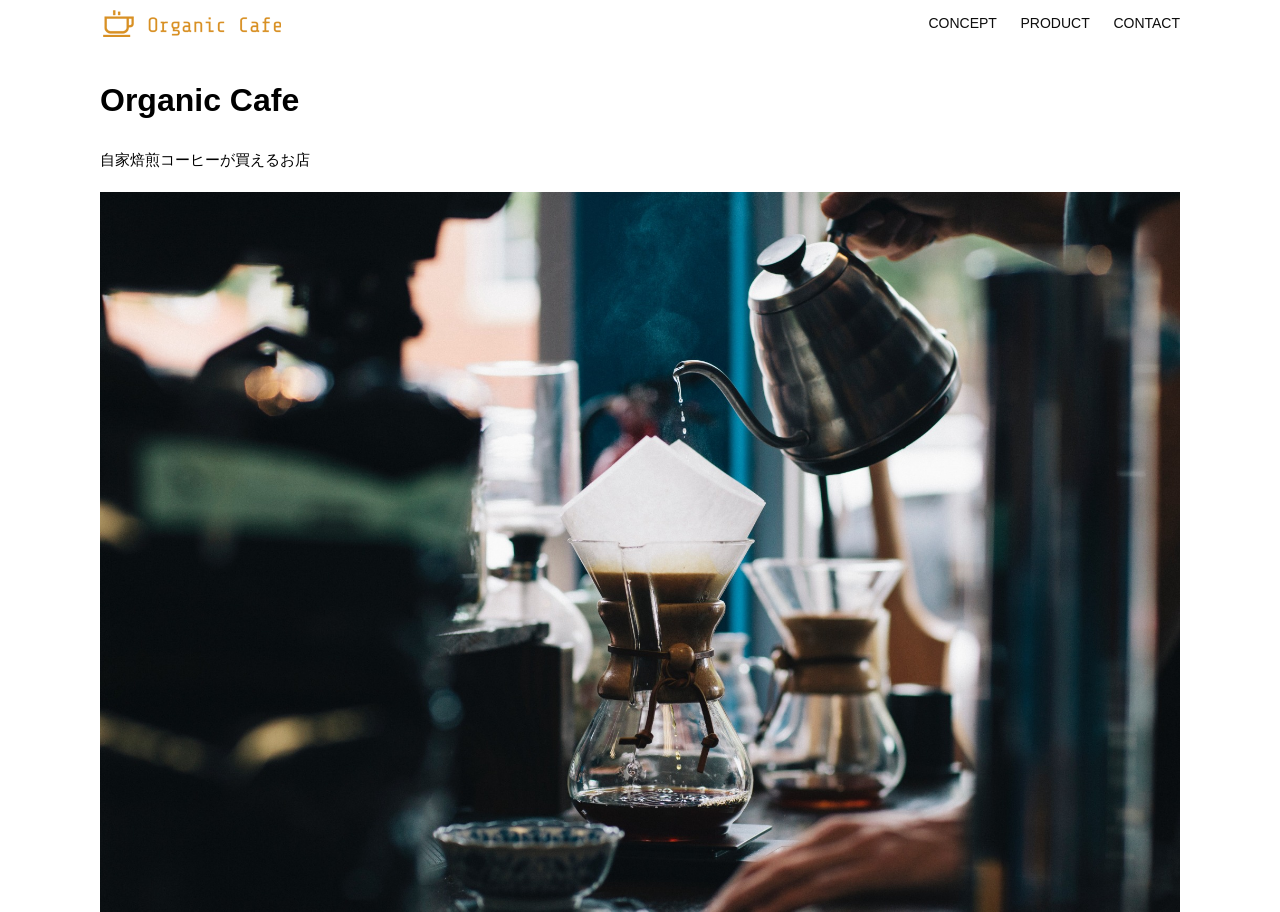
<file: kadai_013/index.html>
<!DOCTYPE html>
<html lang="ja">
<head>
  <meta charset="UTF-8">
  <meta name="viewport" content="width=device-width, initial-scale=1.0">
  <title>Organic Cafe</title>
  <link rel="stylesheet" href="style.css">
</head>
<body>
  <header class="site-header">
    <a class="site-logo" href="index.html">
      <img src="images/logo.png" alt="Organic Cafe">
    </a>

    <nav id="nav-pc">
      <a href="index.html#concept">CONCEPT</a>
      <a href="index.html#product">PRODUCT</a>
      <a href="index.html#contact">CONTACT</a>
    </nav>

    <img
      id="menu-sp"
      src="images/button-menu.png"
      alt="ナビゲーションを開く"
      onclick="document.getElementById('nav-sp').style.display = 'block'"
    >

    <nav id="nav-sp">
      <ul>
        <li>
          <img
            id="close"
            src="images/button-close.png"
            alt="ナビゲーションを閉じる"
            onclick="document.getElementById('nav-sp').style.display = 'none'"
          >
        </li>

        <li>
          <a
            id="logo-sp"
            href="index.html"
            onclick="document.getElementById('nav-sp').style.display = 'none'"
          >
            <img src="images/logo-sp.png" alt="トップページに戻る">
          </a>
        </li>

        <li>
          <a
            class="menu"
            href="index.html#concept"
            onclick="document.getElementById('nav-sp').style.display = 'none'"
          >CONCEPT</a>
        </li>

        <li>
          <a
            class="menu"
            href="index.html#product"
            onclick="document.getElementById('nav-sp').style.display = 'none'"
          >PRODUCT</a>
        </li>

        <li>
          <a
            class="menu"
            href="index.html#contact"
            onclick="document.getElementById('nav-sp').style.display = 'none'"
          >CONTACT</a>
        </li>
      </ul>
    </nav>
  </header>

  <main>
    <section class="hero" id="concept">
      <div class="hero-copy">
        <h1>Organic Cafe</h1>
        <p>自家焙煎コーヒーが買えるお店</p>
      </div>
      <img class="hero-image" src="images/main-image.jpg" alt="ハンドドリップでコーヒーを淹れている様子">
    </section>
  </main>
</body>
</html>
</file>
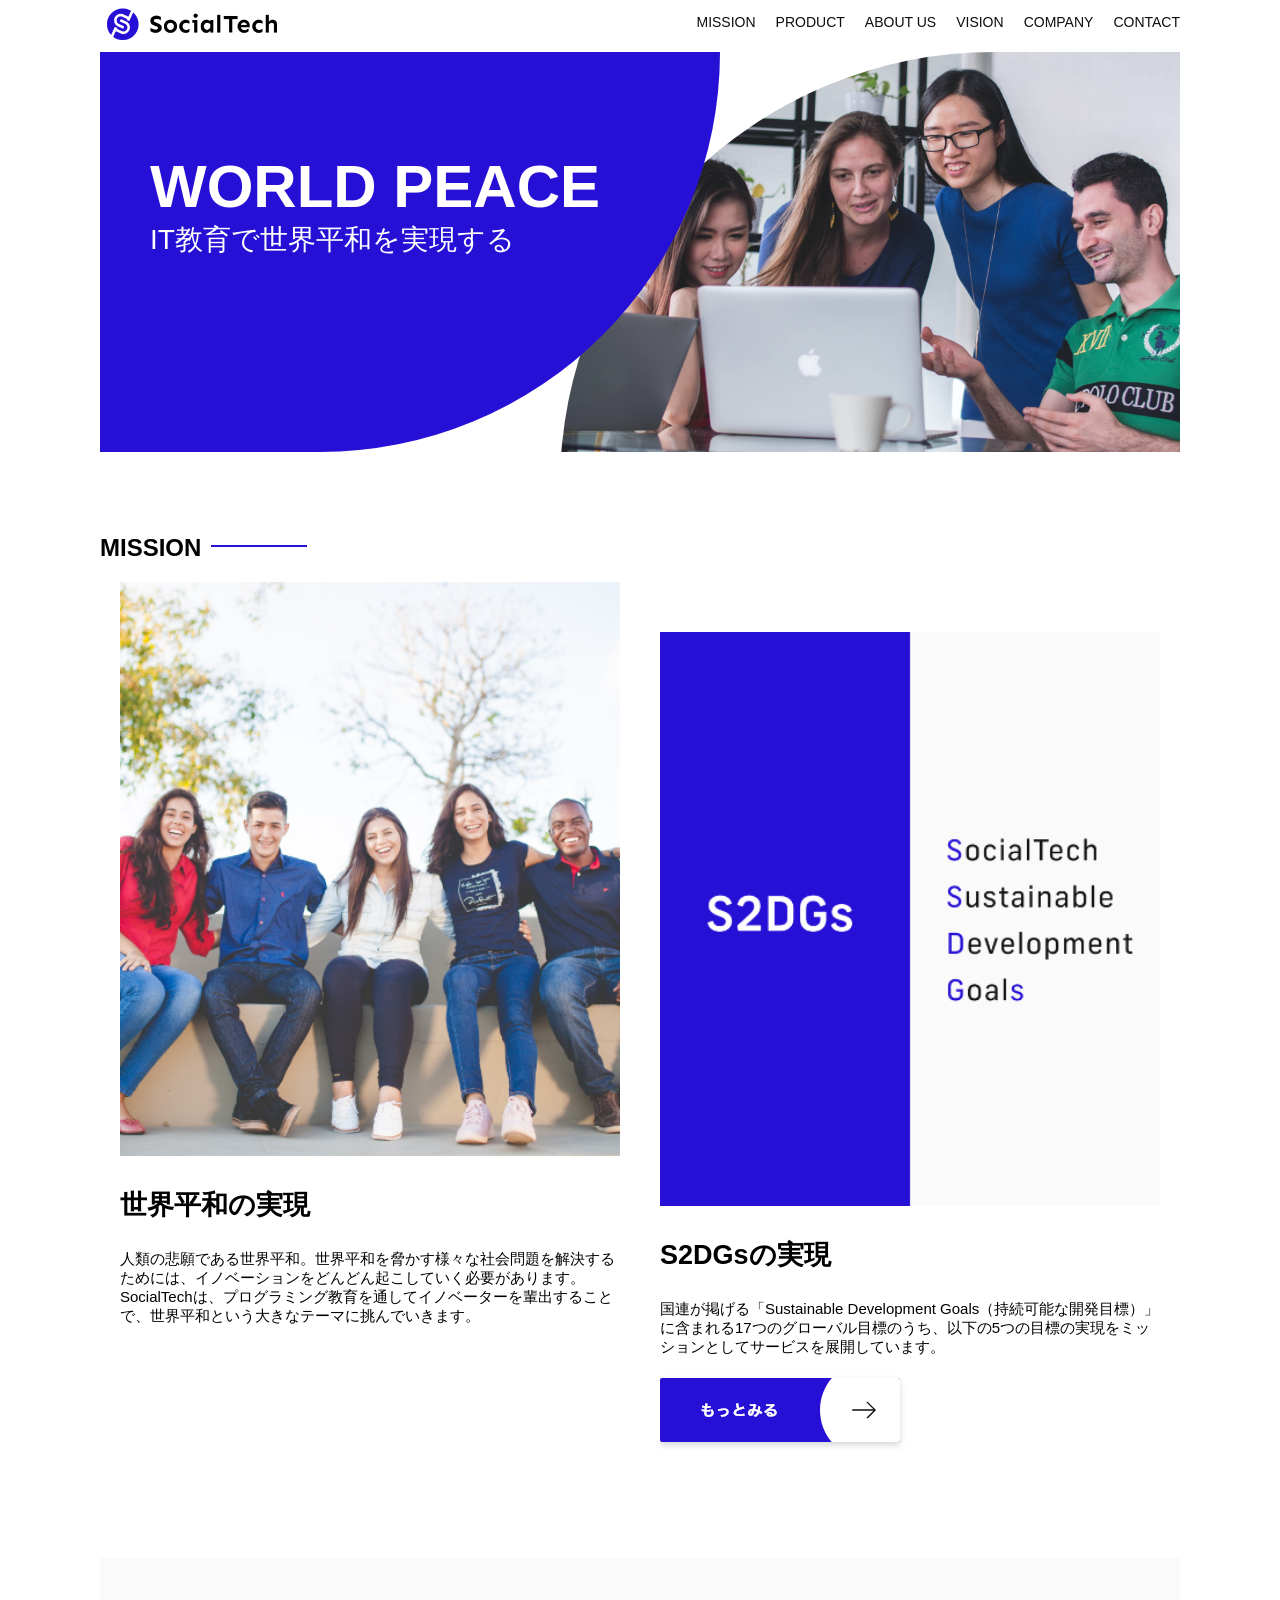
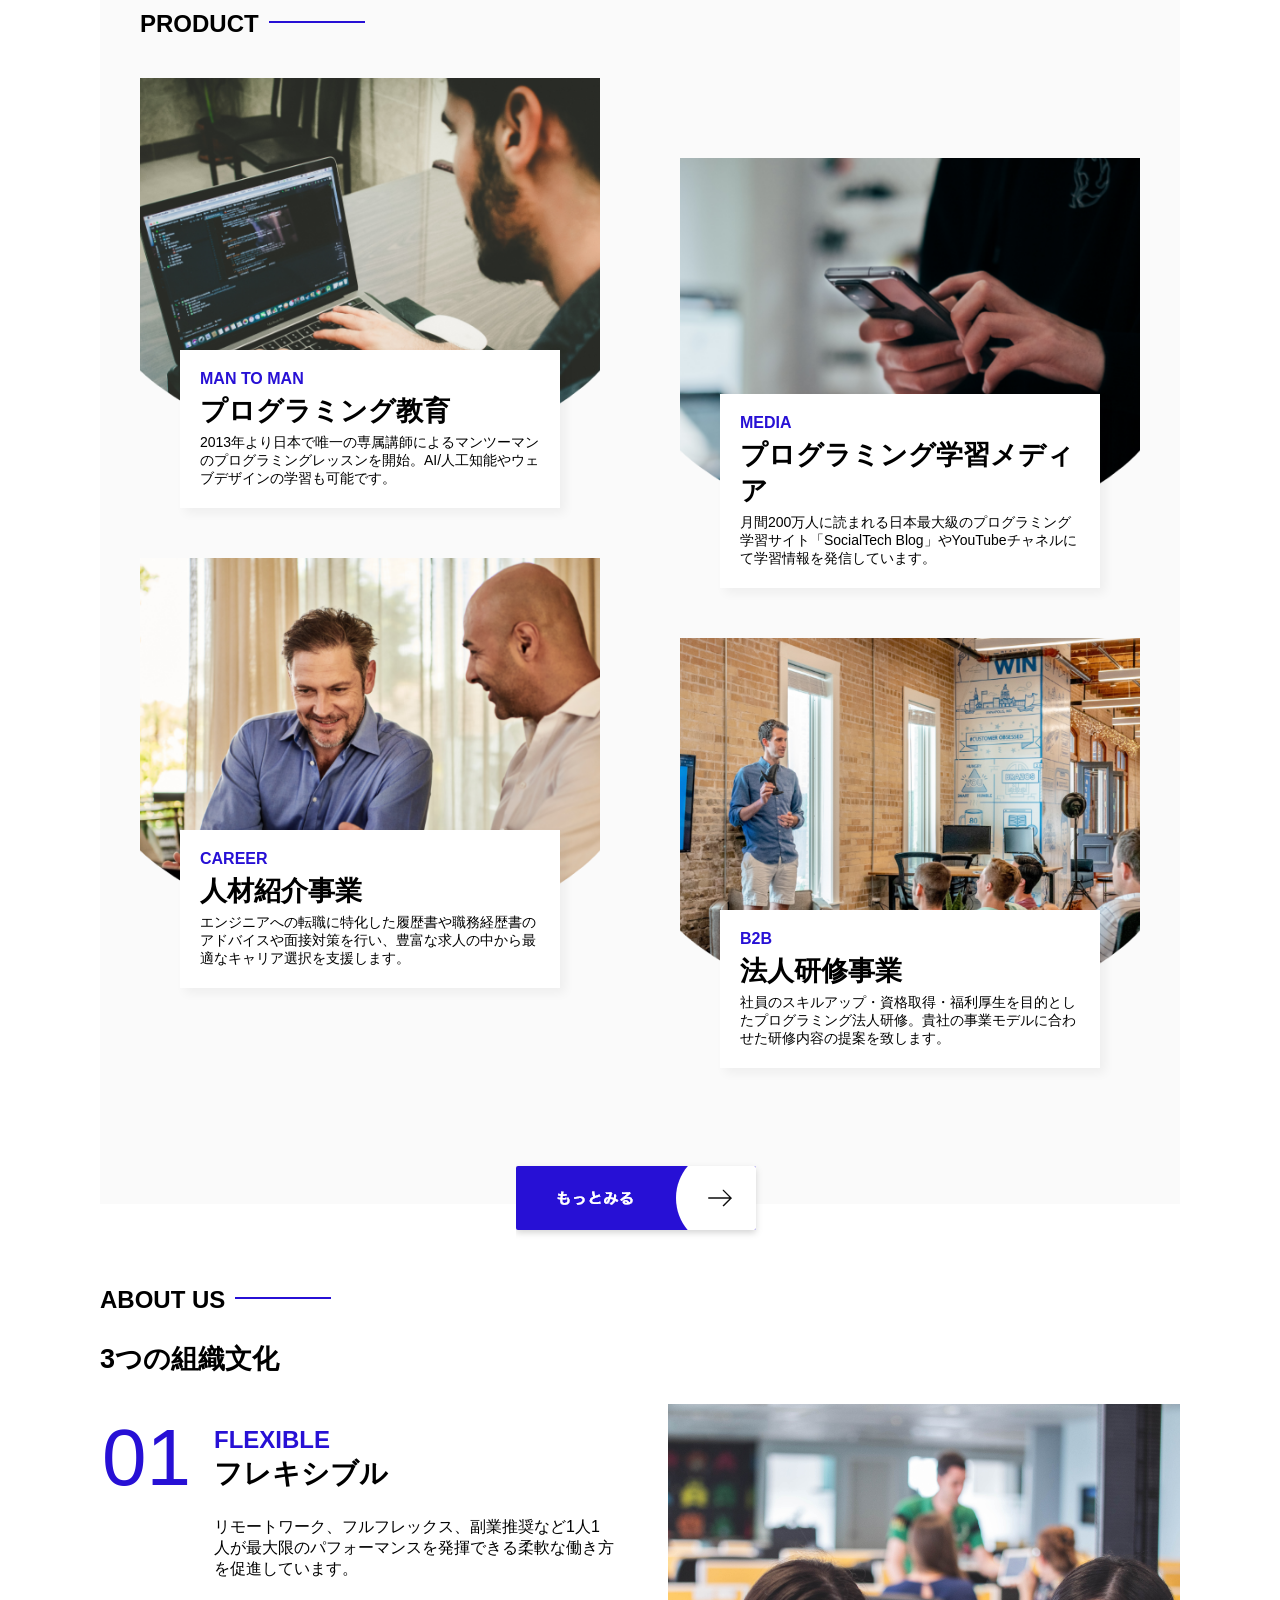
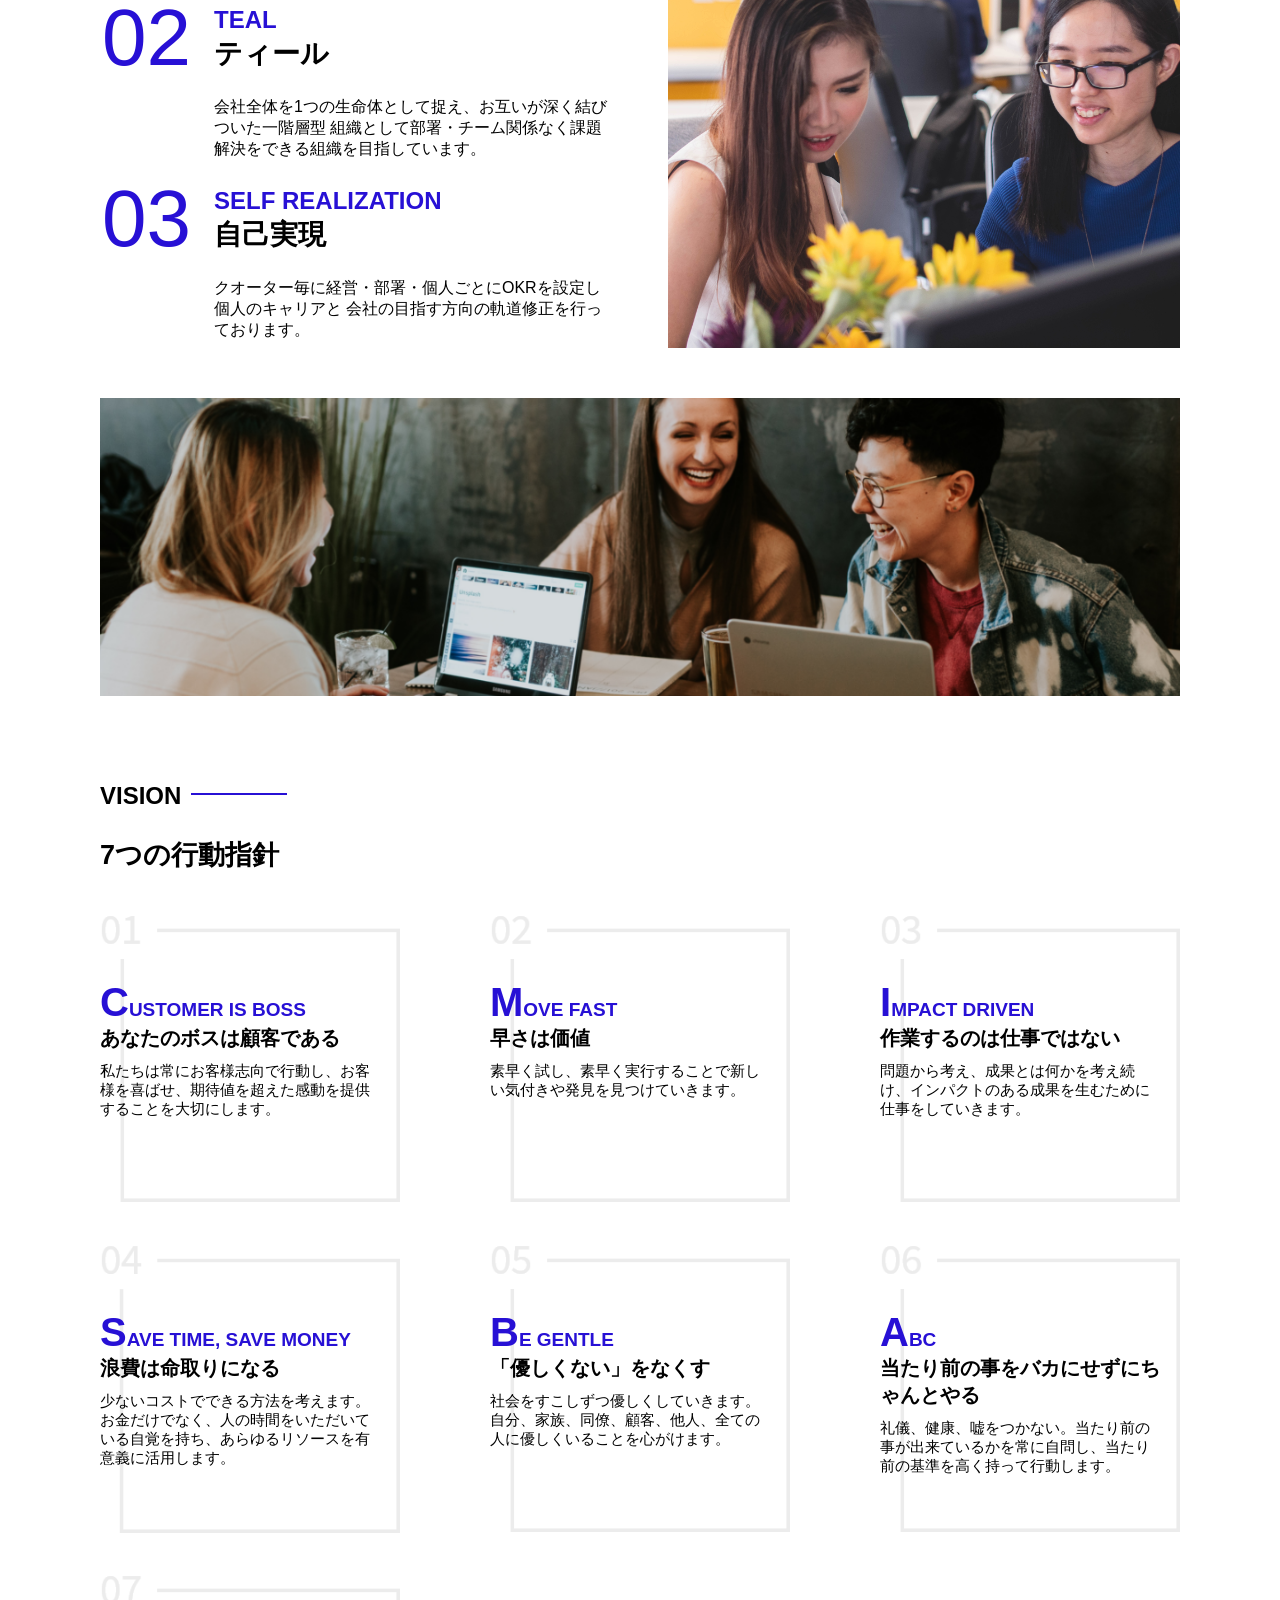
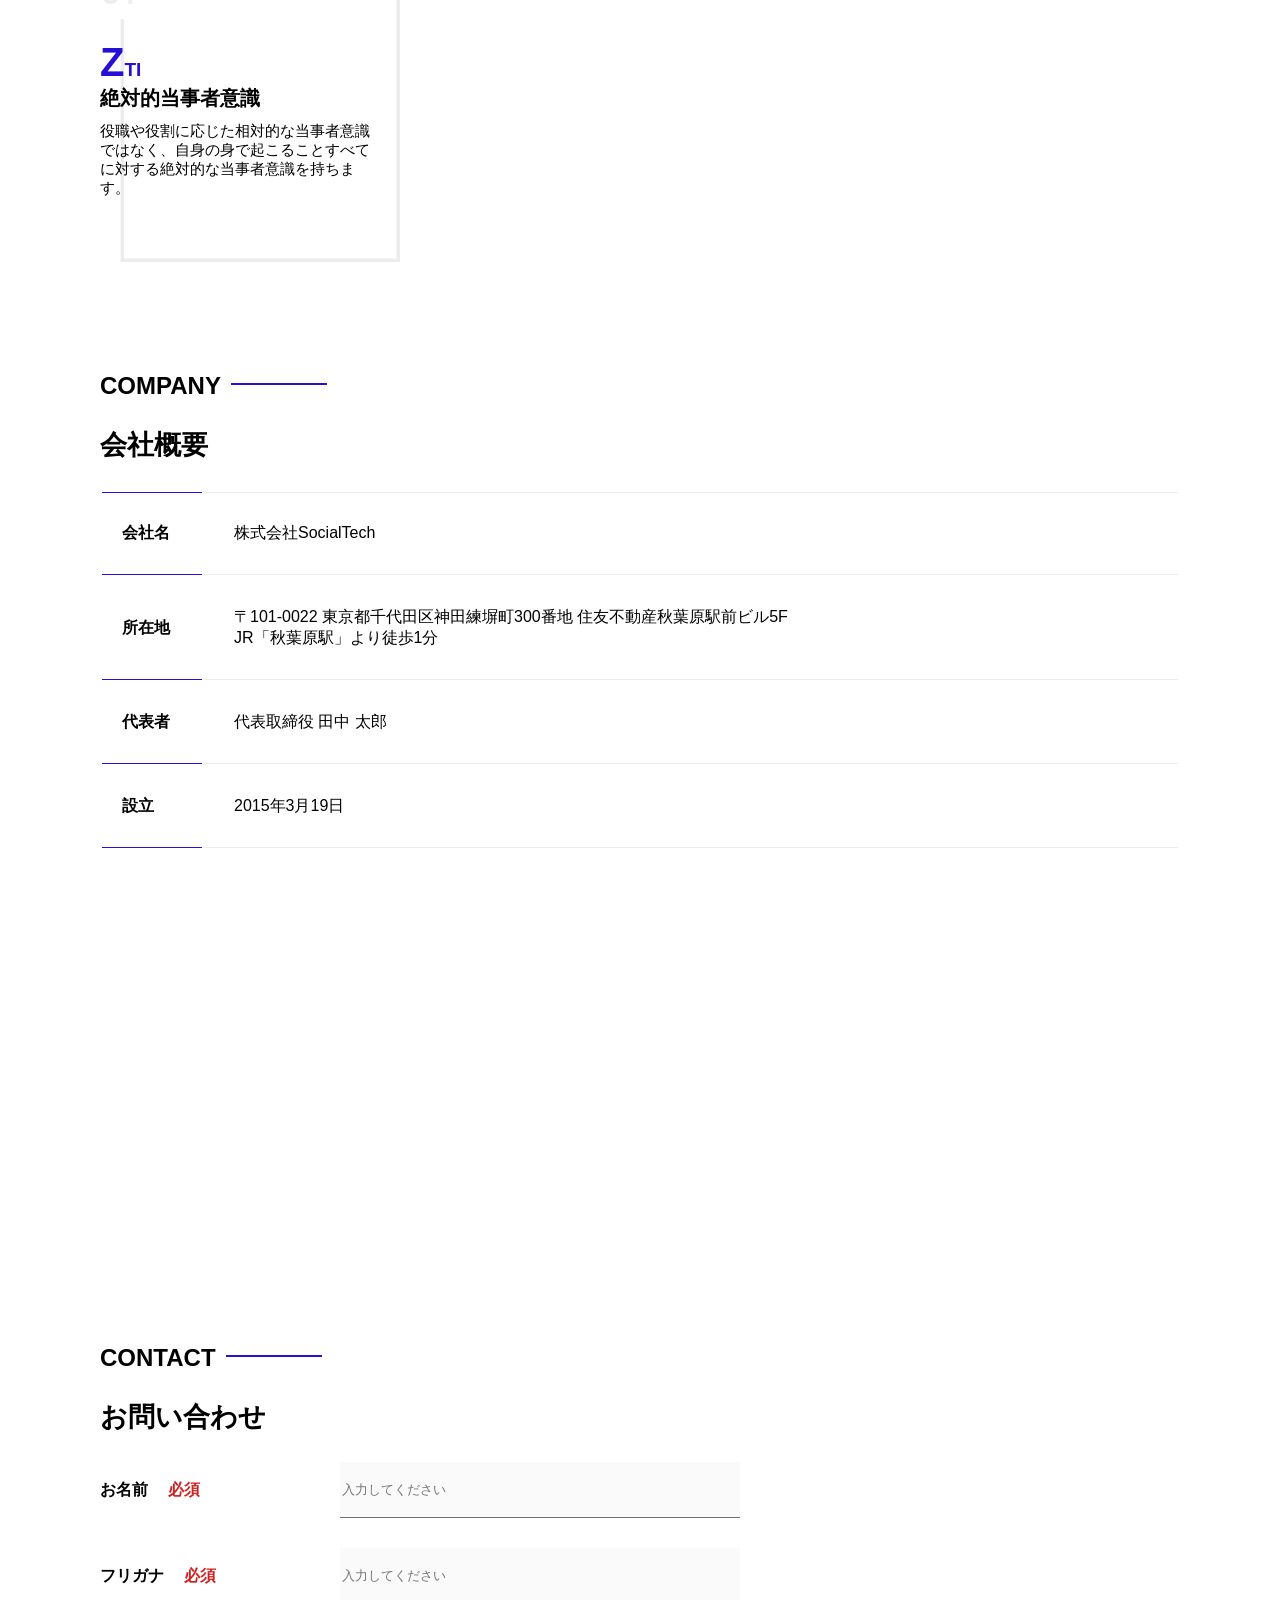
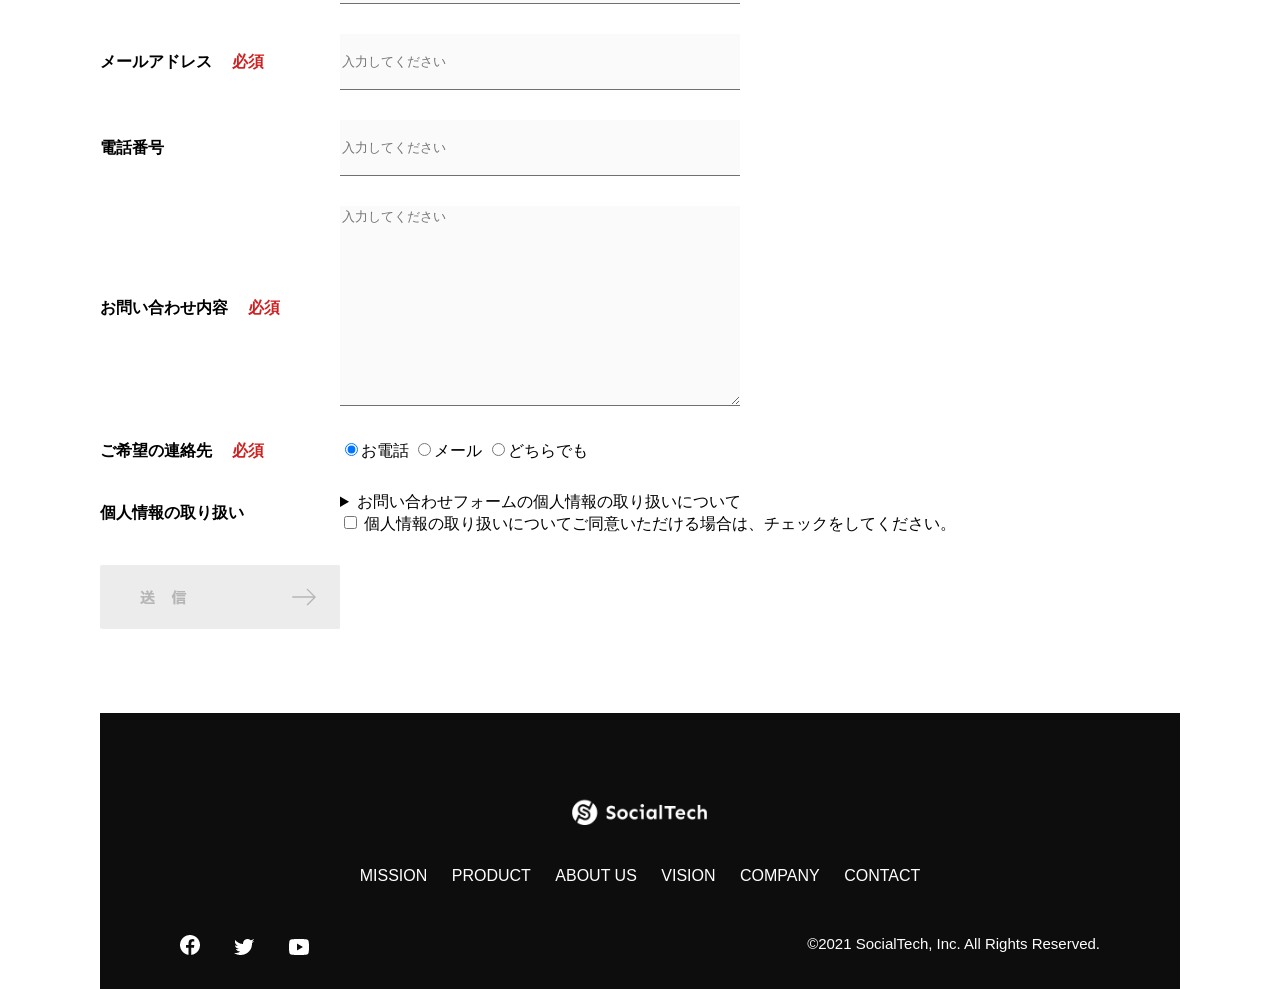
<file: kadai_tutorial_output/socialtech/index.html>
<!DOCTYPE html>
<html>
  <head>
    <title>SocialTech</title>
    <meta charset="UTF-8">
    <meta name="description" content="SocialTechはEdtech業界のリーディングカンパニーを目指します。">
    <meta name="viewport" content="width=device-width ,initial-scale=1.0">
    <link rel="stylesheet" href="style.css">
  </head>
  <body>
    <!--ヘッダー-->
    <header>
      <!-- ロゴ -->
       <a href="index.html" id="logo">
        <img src="images/logo.png" alt="トップページに戻る">
       </a>
       <!-- PC用ナビゲーション -->
       <nav id="nav-pc">
        <ul>
          <li><a href="mission.html">MISSION</a></li>
          <li><a href="product.html">PRODUCT</a></li>
          <li><a href="index.html#aboutus">ABOUT US</a></li>
          <li><a href="index.html#vision">VISION</a></li>
          <li><a href="index.html#company">COMPANY</a></li>
          <li><a href="index.html#contact">CONTACT</a></li>
        </ul>
       </nav>
       <!-- スマホ用メニューボタン -->
       <button id="menu-sp" onclick="document.getElementById('nav-sp').style.display = 'block'">
         <img src="images/button-menu.png" alt="ナビゲーションを開く">
       </button>
       <!-- スマホ用ナビゲーション -->
       <div id="nav-sp">
         <button id="close" onclick="document.getElementById('nav-sp').style.display = 'none'">
           <img src="images/button-close.png" alt="ナビゲーションを閉じる">
         </button>
 
         <nav>
           <ul>
             <li>
               <a id="logo-sp" href="index.html" onclick="document.getElementById('nav-sp').style.display = 'none'"><img src="images/logo-sp.png" alt="トップページに戻る"></a>
             </li>
             <li><a class="menu" href="mission.html" onclick="document.getElementById('nav-sp').style.display = 'none'">MISSION</a></li>
             <li><a class="menu" href="product.html" onclick="document.getElementById('nav-sp').style.display = 'none'">PRODUCT</a></li>
             <li><a class="menu" href="index.html#aboutus" onclick="document.getElementById('nav-sp').style.display = 'none'">ABOUT US</a></li>
             <li><a class="menu" href="index.html#vision" onclick="document.getElementById('nav-sp').style.display = 'none'">VISION</a></li>
             <li><a class="menu" href="index.html#company" onclick="document.getElementById('nav-sp').style.display = 'none'">COMPANY</a></li>
             <li><a class="menu" href="index.html#contact" onclick="document.getElementById('nav-sp').style.display = 'none'">CONTACT</a></li>
           </ul>
         </nav>
         <div id="sns">
           <a href="https://www.facebook.com/sejuku2013">
             <img src="images/button-facebook.png" alt="Facebookのリンク">
           </a>
           <a href="https://twitter.com/samuraijuku">
             <img src="images/button-twitter.png" alt="Twitterのリンク">
           </a>
           <a href="https://www.youtube.com/channel/UCCFOQO5aDK0xXam4cUQXT8g">
             <img src="images/button-youtube.png" alt="YouTubeのリンク">
           </a>
         </div>
       </div>
    </header>
    <main>
      <article>
        <!-- メインビジュアル -->
         <section id="main-visual">
          <div id="main-message">
            <h1>WORLD PEACE</h1>
            <p>IT教育で世界平和を実現する</p>
          </div>
          <img src="images/index/index-main.png" alt="PCの周りに集まる多国籍の仲間たち">
         </section>
         <!-- ミッション -->
       <section id="mission">
        <h2 class="index-h2">MISSION</h2>
        <div id="mission-flex">
          <div>
            <img id="mission-photo" src="images/index/index-mission.png" alt="屋外のベンチで写真を撮影する多国籍の仲間たち">
            <h3>世界平和の実現</h3>
            <p>
              人類の悲願である世界平和。世界平和を脅かす様々な社会問題を解決するためには、イノベーションをどんどん起こしていく必要があります。SocialTechは、プログラミング教育を通してイノベーターを輩出することで、世界平和という大きなテーマに挑んでいきます。
            </p>
          </div>
          <div>
            <img id="s2dgs" src="images/index/s2dgs.png" alt="S2DGs">
            <h3>S2DGsの実現</h3>
            <p>国連が掲げる「Sustainable Development Goals（持続可能な開発目標）」に含まれる17つのグローバル目標のうち、以下の5つの目標の実現をミッションとしてサービスを展開しています。</p>
            <a href="mission.html">
            <img src="images/button-more.png" alt="もっとみる">
            </a>
          </div>
        </div>
      </section>
           <!-- プロダクト -->
      <section id="product">
       <h2 class="index-h2">PRODUCT</h2>
        <div class="product-flex">
         <div id="product-left">
             <div>
               <img class="product-photo" src="images/index/index-mantoman.png" alt="PCでコードを書く男性">
               <div class="product-explain">
                 <span>MAN TO MAN</span>
                 <h3>プログラミング教育</h3>
                 <p>2013年より日本で唯一の専属講師によるマンツーマンのプログラミングレッスンを開始。AI/人工知能やウェブデザインの学習も可能です。</p>
               </div>
             </div>
             <div>
               <img class="product-photo" src="images/index/index-career.png" alt="笑顔で話し合う2人の男性">
               <div class="product-explain">
                 <span>CAREER</span>
                 <h3>人材紹介事業</h3>
                 <p>エンジニアへの転職に特化した履歴書や職務経歴書のアドバイスや面接対策を行い、豊富な求人の中から最適なキャリア選択を支援します。</p>
               </div>
             </div>
         </div>
         <div id="product-right">
            <div>
              <img class="product-photo" src="images/index/index-media.png" alt="スマートフォンを操作する人">
              <div class="product-explain">
                <span>MEDIA</span>
                <h3>プログラミング学習メディア</h3>
                <p>月間200万人に読まれる日本最大級のプログラミング学習サイト「SocialTech Blog」やYouTubeチャネルにて学習情報を発信しています。</p>
              </div>
            </div>
            <div>
              <img class="product-photo" src="images/index/index-b2b.png" alt="講演中の男性とそれを聴く人々">
              <div class="product-explain">
                <span>B2B</span>
                <h3>法人研修事業</h3>
                <p>社員のスキルアップ・資格取得・福利厚生を目的としたプログラミング法人研修。貴社の事業モデルに合わせた研修内容の提案を致します。</p>
              </div>
            </div>
          </div>
        </div>
         <div id="product-more">
          <a href="product.html">
            <img src="images/button-more.png" alt="もっとみる">
          </a>
        </div>
      </section>
      <section id="aboutus">
        <h2 class="index-h2">ABOUT US</h2>
        <h3>3つの組織文化</h3>
        <div>
            <table class="culture-table">
            <tr>
              <td class="culture-num">01</td>
              <th><span class="culture-en">FLEXIBLE</span><br>フレキシブル</th>
            </tr>
            <tr>
              <td>
                <!--空のセル-->
              </td>
              <td class="culture-description">リモートワーク、フルフレックス、副業推奨など1人1人が最大限のパフォーマンスを発揮できる柔軟な働き方を促進しています。</td>
            </tr>
            <tr>
              <td class="culture-num">02</td>
              <th><span class="culture-en">TEAL</span><br>ティール</th>
            </tr>
            <tr>
              <td>
                <!--空のセル-->
              </td>
              <td class="culture-description">会社全体を1つの生命体として捉え、お互いが深く結びついた一階層型 組織として部署・チーム関係なく課題解決をできる組織を目指しています。</td>
            </tr>
            <tr>
              <td class="culture-num">03</td>
              <th><span class="culture-en">SELF REALIZATION</span><br>自己実現</th>
            </tr>
            <tr>
              <td>
                <!--空のセル-->
              </td>
              <td class="culture-description">クオーター毎に経営・部署・個人ごとにOKRを設定し個人のキャリアと 会社の目指す方向の軌道修正を行っております。</td>
            </tr>
          </table>
          <img class="culture-img" src="images/index/index-aboutus1.png" alt="笑顔で話し合う2人の女性">
        </div>
          <img class="culture-img2" src="images/index/index-aboutus2.png" alt="笑顔で話し合う3人の男女">
      </section>
            <!-- VISION -->
      <section id="vision">
        <h2 class="index-h2">VISION</h2>
        <h3>7つの行動指針</h3>
        <div>
            <div class="vision-box">
               <img src="images/index/vision-01.png" alt="01">
               <div>
                 <h4>CUSTOMER IS BOSS</h4>
                 <h5>あなたのボスは顧客である</h5>
                 <p>私たちは常にお客様志向で行動し、お客様を喜ばせ、期待値を超えた感動を提供することを大切にします。</p>
               </div>
             </div>
              <div class="vision-box">
               <img src="images/index/vision-02.png" alt="02">
               <div>
                 <h4>MOVE FAST</h4>
                 <h5>早さは価値</h5>
                 <p>素早く試し、素早く実行することで新しい気付きや発見を見つけていきます。</p>
               </div>
             </div>
             <div class="vision-box">
               <img src="images/index/vision-03.png" alt="03">
               <div>
                 <h4>IMPACT DRIVEN</h4>
                 <h5>作業するのは仕事ではない</h5>
                 <p>問題から考え、成果とは何かを考え続け、インパクトのある成果を生むために仕事をしていきます。</p>
               </div>
             </div>
             <div class="vision-box">
               <img src="images/index/vision-04.png" alt="04">
               <div>
                 <h4>SAVE TIME, SAVE MONEY</h4>
                 <h5>浪費は命取りになる</h5>
                 <p>少ないコストでできる方法を考えます。お金だけでなく、人の時間をいただいている自覚を持ち、あらゆるリソースを有意義に活用します。</p>
               </div>
             </div>
             <div class="vision-box">
               <img src="images/index/vision-05.png" alt="05">
               <div>
                 <h4>BE GENTLE</h4>
                 <h5>「優しくない」をなくす</h5>
                 <p>社会をすこしずつ優しくしていきます。自分、家族、同僚、顧客、他人、全ての人に優しくいることを心がけます。</p>
               </div>
             </div>
             <div class="vision-box">
               <img src="images/index/vision-06.png" alt="06">
               <div>
                 <h4>ABC</h4>
                 <h5>当たり前の事をバカにせずにちゃんとやる</h5>
                 <p>礼儀、健康、嘘をつかない。当たり前の事が出来ているかを常に自問し、当たり前の基準を高く持って行動します。</p>
               </div>
             </div>
             <div class="vision-box">
               <img src="images/index/vision-07.png" alt="07">
               <div>
                 <h4>ZTI</h4>
                 <h5>絶対的当事者意識</h5>
                 <p>役職や役割に応じた相対的な当事者意識ではなく、自身の身で起こることすべてに対する絶対的な当事者意識を持ちます。</p>
               </div>
             </div>
        </div>
      </section>
            <!-- COMPANY -->
      <section id="company">
        <h2 class="index-h2">COMPANY</h2>
        <h3>会社概要</h3>
            <table id="company-table">
             <tr>
               <th class="tableheader tableheader-first">会社名</th>
               <td class="cell cell-first">株式会社SocialTech</td>
             </tr>
             <tr>
               <th class="tableheader">所在地</th>
               <td class="cell">〒101-0022 東京都千代田区神田練塀町300番地 住友不動産秋葉原駅前ビル5F<br>JR「秋葉原駅」より徒歩1分</td>
             </tr>
             <tr>
               <th class="tableheader">代表者</th>
               <td class="cell">代表取締役 田中 太郎</td>
             </tr>
             <tr>
               <th class="tableheader">設立</th>
               <td class="cell">2015年3月19日</td>
             </tr>
           </table>
            <iframe 
 src="https://www.google.com/maps/embed?pb=!1m18!1m12!1m3!1d3240.0688551336807!2d139.7720776771055!3d35.69992317258124!2m3!1f0!2f0!3f0!3m2!1i1024!2i768!4f13.1!3m3!1m2!1s0x60188fee13660e23%3A0x77137876edf742ac!2z5L2P5Y-L5LiN5YuV55Sj56eL6JGJ5Y6f6aeF5YmN44OT44Or!5e0!3m2!1sja!2sjp!4v1704858013291!5m2!1sja!2sjp" 
 style="border: 0" allowfullscreen="" loading="lazy">
 </iframe>
      </section>
            <!-- お問い合わせフォーム -->
      <section id="contact">
        <h2 class="index-h2">CONTACT</h2>
        <h3>お問い合わせ</h3>
        <form>
           <div>
            <div class="contact-heading">
              <label class="contact-label">お名前<span class="contact-span">必須</span></label>
            </div>
            <div>
              <input type="text" name="name" placeholder="入力してください" class="contact-textbox">
            </div>
          </div>
          <div>
            <div class="contact-heading">
              <label class="contact-label">フリガナ<span class="contact-span">必須</span></label>
            </div>
            <div>
              <input type="text" name="hurigana" placeholder="入力してください" class="contact-textbox">
            </div>
          </div>
          <div>
            <div class="contact-heading">
              <label class="contact-label">メールアドレス<span class="contact-span">必須</span></label>
            </div>
            <div>
              <input type="text" name="email" placeholder="入力してください" class="contact-textbox">
            </div>
          </div>
          <div>
            <div class="contact-heading">
              <label class="contact-label">電話番号</label>
            </div>
            <div>
              <input type="text" name="tel" placeholder="入力してください" class="contact-textbox">
            </div>
          </div>
            <div>
            <div class="contact-heading">
              <label class="contact-label">お問い合わせ内容<span class="contact-span">必須</span></label>
            </div>
            <div>
              <textarea class="contact-textarea" placeholder="入力してください" name="message"></textarea>
            </div>
          </div>
          <div>
            <div class="contact-heading">
              <label class="contact-label">ご希望の連絡先<span class="contact-span">必須</span></label>
            </div>
            <div>
              <input class="radiobutton" type="radio" value="tel" name="contact" checked><label>お電話</label>
              <input class="radiobutton" type="radio" value="mail" name="contact"><label>メール</label>
              <input class="radiobutton" type="radio" value="both" name="contact"><label>どちらでも</label>
            </div>
          </div>
              <div>
               <div class="contact-heading">
                 <label class="contact-label">個人情報の取り扱い</label>
               </div>
               <div>
                 <details>
                   <summary>お問い合わせフォームの個人情報の取り扱いについて</summary>
                   <div>
                     <dl>
                       <dt>１．組織の名称又は氏名</dt>
                       <dd>株式会社SocialTech</dd>
                       <dt>２．個人情報保護管理者（若しくはその代理人）の氏名又は職名、所属及び連絡先</dt>
                       <dd>
                         <p>鈴木 一郎 コーポレート部</p>
                         <p>メールアドレス：samurai@example.com</p>
                         <p>TEL：03-1234-5678</p>
                       </dd>
                       <dt>３．個人情報の利用目的</dt>
                       <dd>
                         <ul>
                           <li>本サービス及び本サービスに関連する情報の提供又はそれらに関する連絡のため</li>
                           <li>ユーザーの本人確認のため</li>
                           <li>当社サービスのご案内のため</li>
                           <li>当社の商品等の広告または宣伝（電子メールによるものを含むものとします。）</li>
                         </ul>
                       </dd>
                       <dt>４．個人情報の取り扱い業務の委託</dt>
                       <dd>個人情報の取扱業務の全部または一部を外部に業務委託する場合があります。その際、弊社は、個人情報を適切に保護できる管理体制を敷き実行していることを条件として委託先を厳選したうえで、機密保持契約を委託先と締結し、お客様の個人情報を厳密に管理させます。</dd>
                       <dt>５．個人情報の開示等の請求</dt>
                       <dd>
                         お客様は、弊社に対してご自身の個人情報の開示等（利用目的の通知、開示、内容の訂正・追加・削除、利用の停止または消去、第三者への提供の停止）に関して、当社問合わせ窓口に申し出ることができます。<br>
                         その際、弊社はお客様ご本人を確認させていただいたうえで、合理的な期間内に対応いたします。<br>
                         なお、個人情報に関する弊社問合わせ先は、次の通りです。
                       </dd>
                       <dd>
                         <p>株式会社SocialTech　個人情報問合せ窓口</p>
                         <p>〒150-0043　東京都千代田区神田練塀町300番地 住友不動産秋葉原駅前ビル5F</p>
                         <p>メールアドレス：samurai@example.com　TEL：03-1234-5678</p>
                       </dd>
 
                       <dt>６．個人情報を提供されることの任意性について</dt>
                       <dd>お客様がご自身の個人情報を弊社に提供されるか否かは、お客様のご判断によりますが、もしご提供されない場合には、適切なサービスが提供できない場合がありますので予めご了承ください。</dd>
                     </dl>
                   </div>
                 </details>
                 <input type="checkbox" name="agree">
                 <span>個人情報の取り扱いについてご同意いただける場合は、チェックをしてください。</span>
               </div>
             </div>
             <input type="image" src="images/button-submit.png" alt="送信する">
        </form>
      </section>
      </article>
    </main>
    <footer>
      <div id="footer-logo">
        <img src="images/logo-sp.png" alt="SocialTech">
      </div>
      <div id="footer-link">
        <a href="mission.html">MISSION</a>
        <a href="product.html">PRODUCT</a>
        <a href="index.html#aboutus">ABOUT US</a>
        <a href="index.html#vision">VISION</a>
        <a href="index.html#company">COMPANY</a>
        <a href="index.html#contact">CONTACT</a>
      </div>
        <div id="sns-footer">
         <div class="sns-btns">
           <a href="https://www.facebook.com/sejuku2013"><img src="images/button-facebook.png" alt="Facebookのリンク"></a>
           <a href="https://twitter.com/samuraijuku"><img src="images/button-twitter.png" alt="Twitterのリンク"></a>
           <a href="https://www.youtube.com/channel/UCCFOQO5aDK0xXam4cUQXT8g"><img src="images/button-youtube.png" alt="YouTubeのリンク"></a>
         </div>
         <p id="copyright">&copy;2021 SocialTech, Inc. All Rights Reserved.</p>
       </div>
    </footer>
  </body>
</html>
</file>
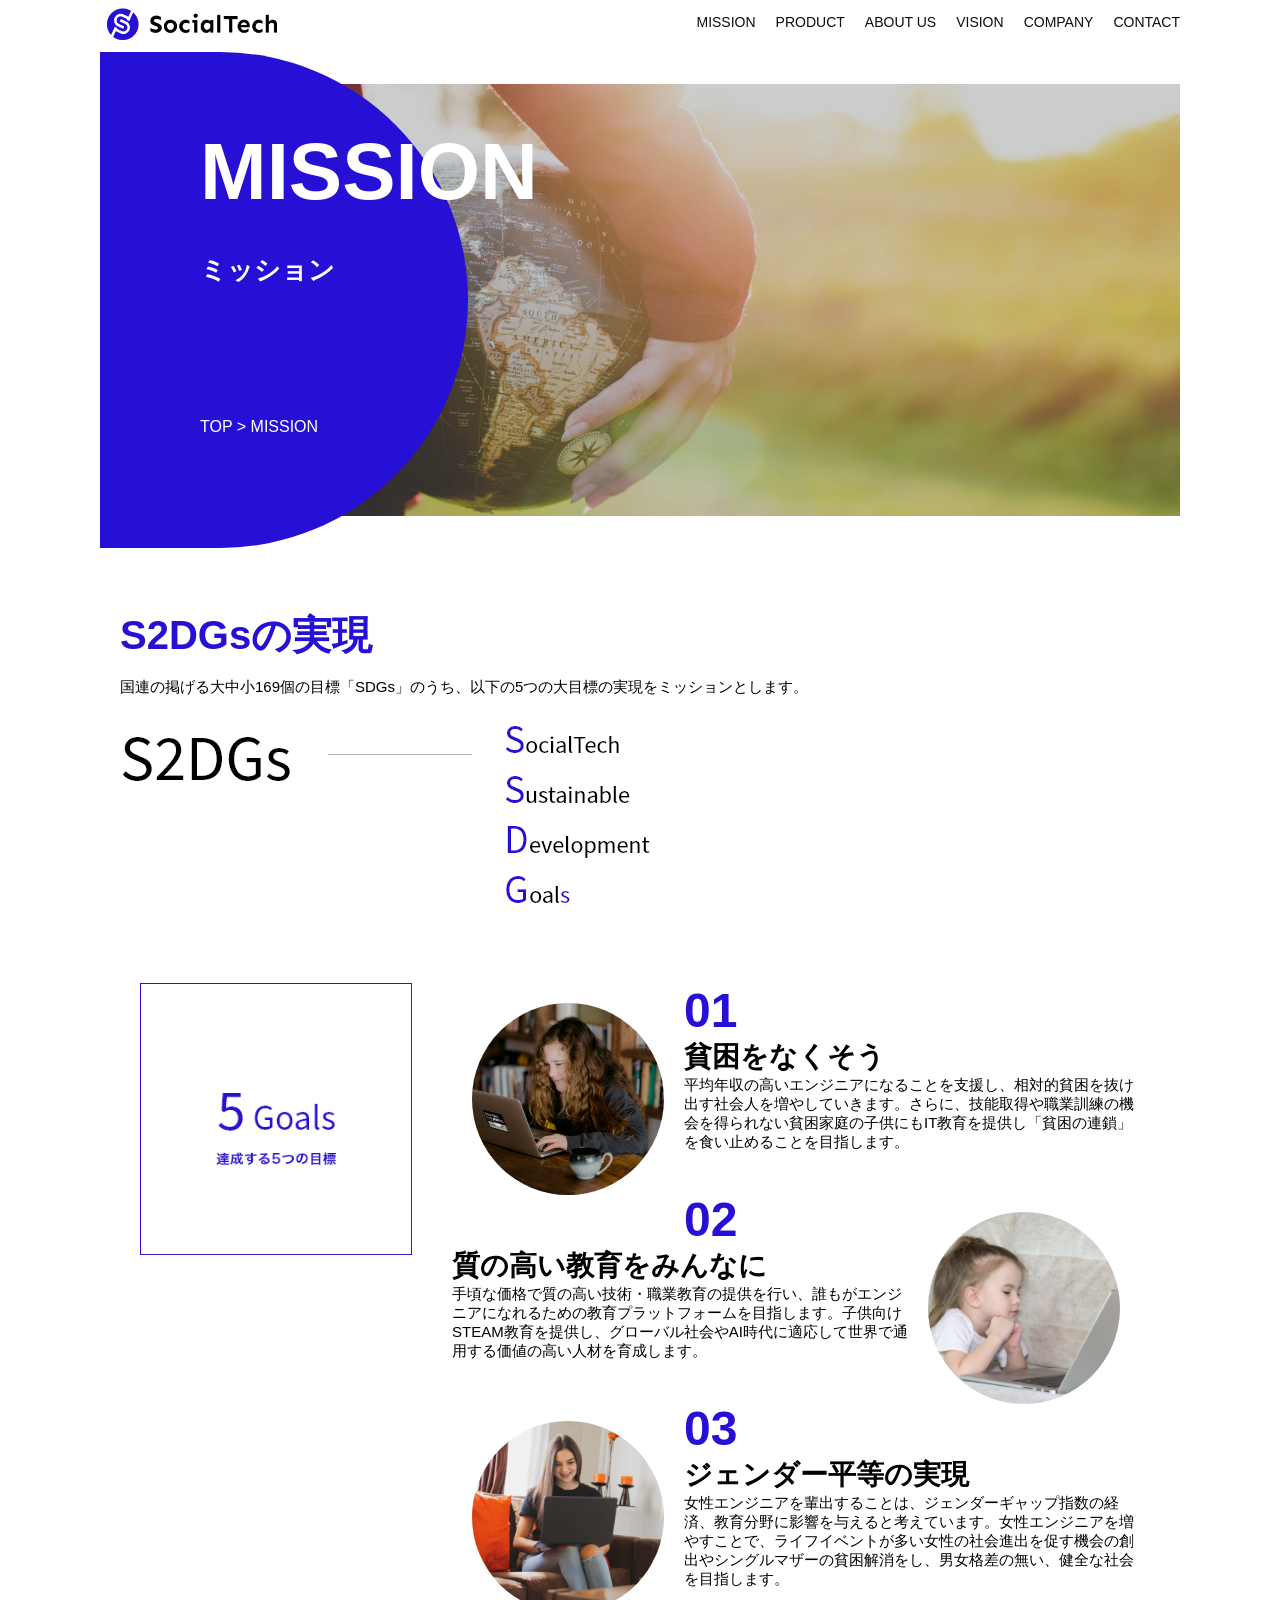
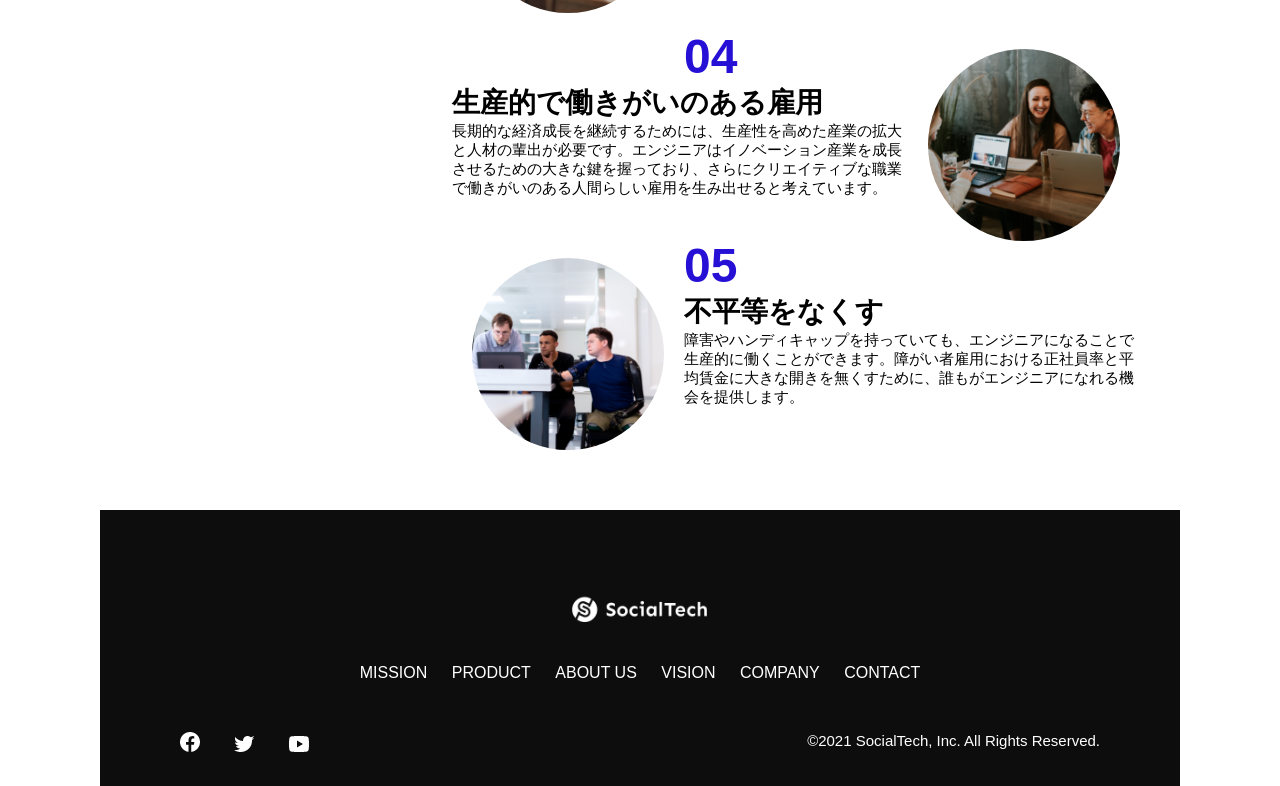
<file: kadai_tutorial_output/socialtech/mission.html>
<!DOCTYPE html>
<html>
  <head>
    <title>SocialTech - MISSION ミッション</title>
    <meta charset="utf-8">
    <meta name="description" content="SocialTechが目指す5つの目標(S2DGs)を紹介します">
    <meta name="viewport" content="width=device-width, initial-scale=1.0">
    <link rel="stylesheet" href="style.css">
  </head>

  <body>
    <!-- ヘッダー -->
    <header>
      <!-- ロゴ -->
      <a href="index.html" id="logo">
        <img src="images/logo.png" alt="トップページに戻る">
      </a>

      <!-- PC用ナビゲーション -->
      <nav id="nav-pc">
        <ul>
          <li><a href="mission.html">MISSION</a></li>
          <li><a href="product.html">PRODUCT</a></li>
          <li><a href="index.html#aboutus">ABOUT US</a></li>
          <li><a href="index.html#vision">VISION</a></li>
          <li><a href="index.html#company">COMPANY</a></li>
          <li><a href="index.html#contact">CONTACT</a></li>
        </ul>
      </nav>

      <!-- スマホ用メニューボタン -->
      <button id="menu-sp" onclick="document.getElementById('nav-sp').style.display = 'block'">
        <img src="images/button-menu.png" alt="ナビゲーションを開く">
      </button>

      <!-- スマホ用ナビゲーション -->
      <div id="nav-sp">
        <button id="close" onclick="document.getElementById('nav-sp').style.display = 'none'">
          <img src="images/button-close.png" alt="ナビゲーションを閉じる">
        </button>

        <nav>
          <ul>
            <li>
              <a id="logo-sp" href="index.html" onclick="document.getElementById('nav-sp').style.display = 'none'"><img src="images/logo-sp.png" alt="トップページに戻る"></a>
            </li>
            <li><a class="menu" href="mission.html" onclick="document.getElementById('nav-sp').style.display = 'none'">MISSION</a></li>
            <li><a class="menu" href="product.html" onclick="document.getElementById('nav-sp').style.display = 'none'">PRODUCT</a></li>
            <li><a class="menu" href="index.html#aboutus" onclick="document.getElementById('nav-sp').style.display = 'none'">ABOUT US</a></li>
            <li><a class="menu" href="index.html#vision" onclick="document.getElementById('nav-sp').style.display = 'none'">VISION</a></li>
            <li><a class="menu" href="index.html#company" onclick="document.getElementById('nav-sp').style.display = 'none'">COMPANY</a></li>
            <li><a class="menu" href="index.html#contact" onclick="document.getElementById('nav-sp').style.display = 'none'">CONTACT</a></li>
          </ul>
        </nav>
        <div id="sns">
          <a href="https://www.facebook.com/sejuku2013">
            <img src="images/button-facebook.png" alt="Facebookのリンク">
          </a>
          <a href="https://twitter.com/samuraijuku">
            <img src="images/button-twitter.png" alt="Twitterのリンク">
          </a>
          <a href="https://www.youtube.com/channel/UCCFOQO5aDK0xXam4cUQXT8g">
            <img src="images/button-youtube.png" alt="YouTubeのリンク">
          </a>
        </div>
      </div>
    </header>

    <main>
      <article>
          <section id="mission-main">
           <div class="mission-main-inner">
             <div id="mission-title">
               <h1>MISSION<br><span>ミッション</span></h1>
               <p>TOP > MISSION</p>
             </div>
           </div>
         </section>
            
         <section id="mission-s2dgs">
            <h2 class="mission-h2">S2DGsの実現</h2>
            <p>国連の掲げる大中小169個の目標「SDGs」のうち、以下の5つの大目標の実現をミッションとします。</p>
            <img src="images/mission/mission-s2dgs.png" alt="S2DGs">
          </section>
          
          <section id="mission-five-goals">
           <div class="five-goals-image">
             <img src="images/mission/mission-5goals.png" alt="5Goals">
           </div>
                     <div class="five-goals-read">
             <div>
               <img class="fivegoals-image-left" src="images/mission/mission-5goals01.png" alt="PCを操作する女の子">
               <span class="fivegoals-number">01</span>
               <h3 class="fivegoals-h3">貧困をなくそう</h3>
               <p class="fivegoals-p">平均年収の高いエンジニアになることを支援し、相対的貧困を抜け出す社会人を増やしていきます。さらに、技能取得や職業訓練の機会を得られない貧困家庭の子供にもIT教育を提供し「貧困の連鎖」を食い止めることを目指します。</p>
             </div>
             <div>
               <img class="fivegoals-image-right" src="images/mission/mission-5goals02.png" alt="PCを見つめる小さい女の子">
               <span class="fivegoals-number">02</span>
               <h3 class="fivegoals-h3">質の高い教育をみんなに</h3>
               <p class="fivegoals-p">手頃な価格で質の高い技術・職業教育の提供を行い、誰もがエンジニアになれるための教育プラットフォームを目指します。子供向けSTEAM教育を提供し、グローバル社会やAI時代に適応して世界で通用する価値の高い人材を育成します。</p>
             </div>
             <div>
               <img class="fivegoals-image-left" src="images/mission/mission-5goals03.png" alt="PCを操作する女性">
               <span class="fivegoals-number">03</span>
               <h3 class="fivegoals-h3">ジェンダー平等の実現</h3>
               <p class="fivegoals-p">女性エンジニアを輩出することは、ジェンダーギャップ指数の経済、教育分野に影響を与えると考えています。女性エンジニアを増やすことで、ライフイベントが多い女性の社会進出を促す機会の創出やシングルマザーの貧困解消をし、男女格差の無い、健全な社会を目指します。</p>
             </div>
             <div>
               <img class="fivegoals-image-right" src="images/mission/mission-5goals04.png" alt="笑顔で話し合う3人の男女">
               <span class="fivegoals-number">04</span>
               <h3 class="fivegoals-h3">生産的で働きがいのある雇用</h3>
               <p class="fivegoals-p">長期的な経済成長を継続するためには、生産性を高めた産業の拡大と人材の輩出が必要です。エンジニアはイノベーション産業を成長させるための大きな鍵を握っており、さらにクリエイティブな職業で働きがいのある人間らしい雇用を生み出せると考えています。</p>
             </div>
             <div>
               <img class="fivegoals-image-left" src="images/mission/mission-5goals05.png" alt="障害を持つ男性が生き生きと働く様子">
               <span class="fivegoals-number">05</span>
               <h3 class="fivegoals-h3">不平等をなくす</h3>
               <p class="fivegoals-p">障害やハンディキャップを持っていても、エンジニアになることで生産的に働くことができます。障がい者雇用における正社員率と平均賃金に大きな開きを無くすために、誰もがエンジニアになれる機会を提供します。</p>
             </div>
           </div>
         </section>

      </article>
    </main>

    <footer>
      <div id="footer-logo">
        <img src="images/logo-sp.png" alt="SocialTech">
      </div>
      <div id="footer-link">
        <a href="mission.html">MISSION</a>
        <a href="product.html">PRODUCT</a>
        <a href="index.html#aboutus">ABOUT US</a>
        <a href="index.html#vision">VISION</a>
        <a href="index.html#company">COMPANY</a>
        <a href="index.html#contact">CONTACT</a>
      </div>
      <div id="sns-footer">
        <div class="sns-btns">
          <a href="https://www.facebook.com/sejuku2013"><img src="images/button-facebook.png" alt="Facebookのリンク"></a>
          <a href="https://twitter.com/samuraijuku"><img src="images/button-twitter.png" alt="Twitterのリンク"></a>
          <a href="https://www.youtube.com/channel/UCCFOQO5aDK0xXam4cUQXT8g"><img src="images/button-youtube.png" alt="YouTubeのリンク"></a>
        </div>
        <p id="copyright">&copy;2021 SocialTech, Inc. All Rights Reserved.</p>
      </div>
    </footer>

  </body>
</html>
</file>
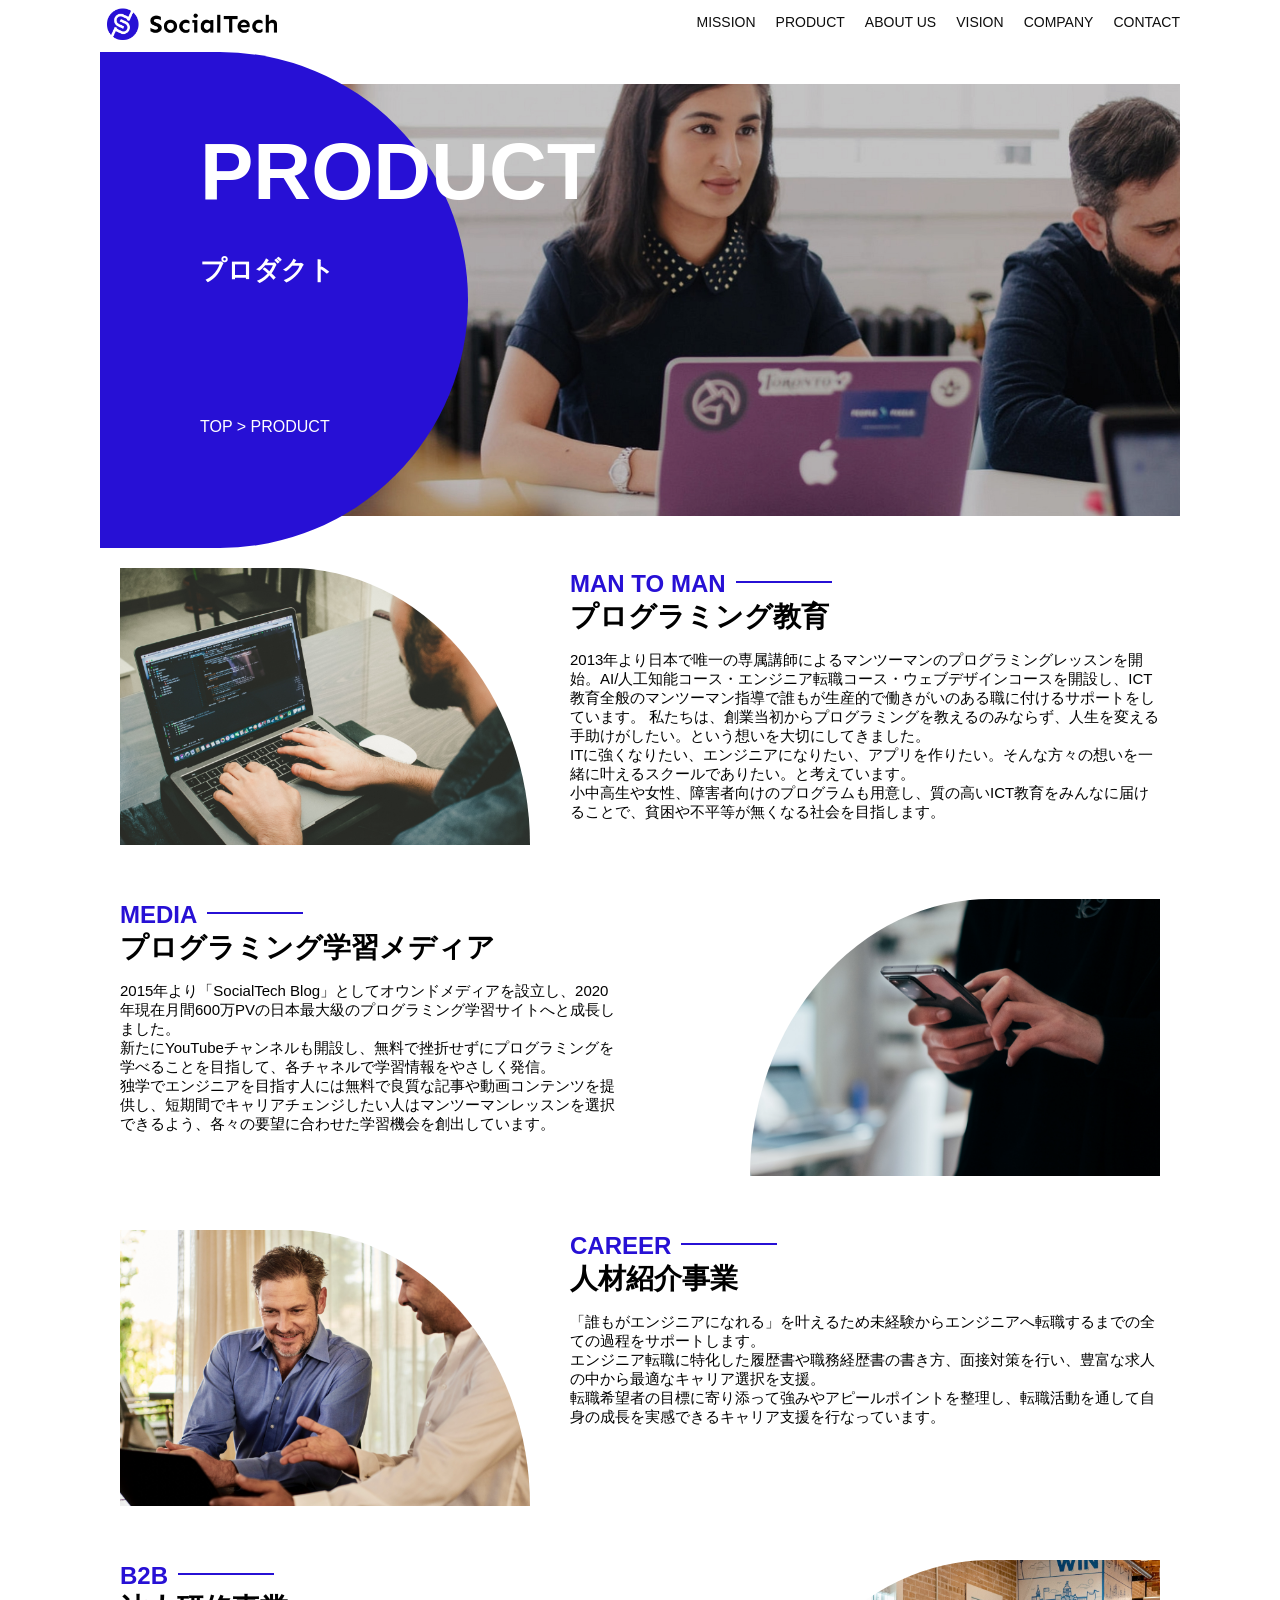
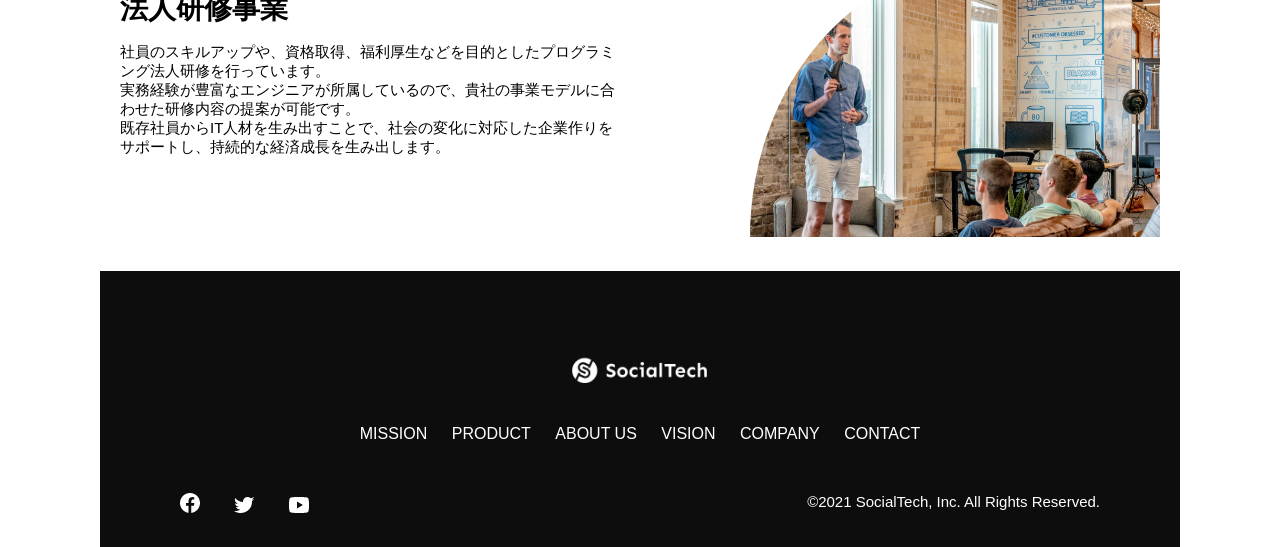
<file: kadai_tutorial_output/socialtech/product.html>
<!DOCTYPE html>
<html>
  <head>
    <title>SocialTech -PRODUCT プロダクト-</title>
    <meta charset="utf-8">
    <meta name="description" content="">
    <meta name="viewport" content="width=device-width, initial-scale=1.0">
    <link rel="stylesheet" href="style.css">
  </head>

  <body>
    <!-- ヘッダー -->
    <header>
      <!-- ロゴ -->
      <a href="index.html" id="logo">
        <img src="images/logo.png" alt="トップページに戻る">
      </a>

      <!-- PC用ナビゲーション -->
      <nav id="nav-pc">
        <ul>
          <li><a href="mission.html">MISSION</a></li>
          <li><a href="product.html">PRODUCT</a></li>
          <li><a href="index.html#aboutus">ABOUT US</a></li>
          <li><a href="index.html#vision">VISION</a></li>
          <li><a href="index.html#company">COMPANY</a></li>
          <li><a href="index.html#contact">CONTACT</a></li>
        </ul>
      </nav>

      <!-- スマホ用メニューボタン -->
      <button id="menu-sp" onclick="document.getElementById('nav-sp').style.display = 'block'">
        <img src="images/button-menu.png" alt="ナビゲーションを開く">
      </button>

      <!-- スマホ用ナビゲーション -->
      <div id="nav-sp">
        <button id="close" onclick="document.getElementById('nav-sp').style.display = 'none'">
          <img src="images/button-close.png" alt="ナビゲーションを閉じる">
        </button>

        <nav>
          <ul>
            <li>
              <a id="logo-sp" href="index.html" onclick="document.getElementById('nav-sp').style.display = 'none'"><img src="images/logo-sp.png" alt="トップページに戻る"></a>
            </li>
            <li><a class="menu" href="mission.html" onclick="document.getElementById('nav-sp').style.display = 'none'">MISSION</a></li>
            <li><a class="menu" href="product.html" onclick="document.getElementById('nav-sp').style.display = 'none'">PRODUCT</a></li>
            <li><a class="menu" href="index.html#aboutus" onclick="document.getElementById('nav-sp').style.display = 'none'">ABOUT US</a></li>
            <li><a class="menu" href="index.html#vision" onclick="document.getElementById('nav-sp').style.display = 'none'">VISION</a></li>
            <li><a class="menu" href="index.html#company" onclick="document.getElementById('nav-sp').style.display = 'none'">COMPANY</a></li>
            <li><a class="menu" href="index.html#contact" onclick="document.getElementById('nav-sp').style.display = 'none'">CONTACT</a></li>
          </ul>
        </nav>
        <div id="sns">
          <a href="https://www.facebook.com/sejuku2013">
            <img src="images/button-facebook.png" alt="Facebookのリンク">
          </a>
          <a href="https://twitter.com/samuraijuku">
            <img src="images/button-twitter.png" alt="Twitterのリンク">
          </a>
          <a href="https://www.youtube.com/channel/UCCFOQO5aDK0xXam4cUQXT8g">
            <img src="images/button-youtube.png" alt="YouTubeのリンク">
          </a>
        </div>
      </div>
    </header>

    <main>
      <article>
          <section id="product-main">
           <div class="product-main-inner">
             <div id="product-title">
               <h1>PRODUCT<br><span>プロダクト</span></h1>
               <p>TOP > PRODUCT</p>
             </div>
           </div>
         </section>
          <section class="product-section product-section-left">
           <div class="product-section-img">
             <img src="images/product/product-mantoman.png" alt="PCでコードを書く男性">
           </div>
           <div class="product-read">
             <h2 class="product-h2">MAN TO MAN</h2>
             <h3 class="product-h3">プログラミング教育</h3>
             <p>
               2013年より日本で唯一の専属講師によるマンツーマンのプログラミングレッスンを開始。AI/人工知能コース・エンジニア転職コース・ウェブデザインコースを開設し、ICT教育全般のマンツーマン指導で誰もが生産的で働きがいのある職に付けるサポートをしています。 私たちは、創業当初からプログラミングを教えるのみならず、人生を変える手助けがしたい。という想いを大切にしてきました。<br>ITに強くなりたい、エンジニアになりたい、アプリを作りたい。そんな方々の想いを一緒に叶えるスクールでありたい。と考えています。<br>小中高生や女性、障害者向けのプログラムも用意し、質の高いICT教育をみんなに届けることで、貧困や不平等が無くなる社会を目指します。
             </p>
           </div>
         </section>
 
         <section class="product-section product-section-right">
           <div class="product-read">
             <h2 class="product-h2">MEDIA</h2>
             <h3 class="product-h3">プログラミング学習メディア</h3>
             <p>2015年より「SocialTech Blog」としてオウンドメディアを設立し、2020年現在月間600万PVの日本最大級のプログラミング学習サイトへと成長しました。<br>新たにYouTubeチャンネルも開設し、無料で挫折せずにプログラミングを学べることを目指して、各チャネルで学習情報をやさしく発信。<br>独学でエンジニアを目指す人には無料で良質な記事や動画コンテンツを提供し、短期間でキャリアチェンジしたい人はマンツーマンレッスンを選択できるよう、各々の要望に合わせた学習機会を創出しています。</p>
           </div>
           <div class="product-section-img">
             <img src="images/product/product-media.png" alt="スマートフォンを操作する人">
           </div>
         </section>
 
         <section class="product-section product-section-left">
           <div class="product-section-img">
             <img src="images/product/product-career.png" alt="笑顔で話し合う2人の男性">
           </div>
           <div class="product-read">
             <h2 class="product-h2">CAREER</h2>
             <h3 class="product-h3">人材紹介事業</h3>
             <p>「誰もがエンジニアになれる」を叶えるため未経験からエンジニアへ転職するまでの全ての過程をサポートします。<br>エンジニア転職に特化した履歴書や職務経歴書の書き方、面接対策を行い、豊富な求人の中から最適なキャリア選択を支援。<br>転職希望者の目標に寄り添って強みやアピールポイントを整理し、転職活動を通して自身の成長を実感できるキャリア支援を行なっています。<br></p>
           </div>
         </section>
 
         <section class="product-section product-section-right">
           <div class="product-read">
             <h2 class="product-h2">B2B</h2>
             <h3 class="product-h3">法人研修事業</h3>
             <p>社員のスキルアップや、資格取得、福利厚生などを目的としたプログラミング法人研修を行っています。<br>実務経験が豊富なエンジニアが所属しているので、貴社の事業モデルに合わせた研修内容の提案が可能です。<br>既存社員からIT人材を生み出すことで、社会の変化に対応した企業作りをサポートし、持続的な経済成長を生み出します。</p>
           </div>
           <div class="product-section-img">
             <img src="images/product/product-b2b.png" alt="講演中の男性とそれを聴く人々">
           </div>
         </section>
      </article>
    </main>

    <footer>
      <div id="footer-logo">
        <img src="images/logo-sp.png" alt="SocialTech">
      </div>
      <div id="footer-link">
        <a href="mission.html">MISSION</a>
        <a href="product.html">PRODUCT</a>
        <a href="index.html#aboutus">ABOUT US</a>
        <a href="index.html#vision">VISION</a>
        <a href="index.html#company">COMPANY</a>
        <a href="index.html#contact">CONTACT</a>
      </div>
      <div id="sns-footer">
        <div class="sns-btns">
          <a href="https://www.facebook.com/sejuku2013"><img src="images/button-facebook.png" alt="Facebookのリンク"></a>
          <a href="https://twitter.com/samuraijuku"><img src="images/button-twitter.png" alt="Twitterのリンク"></a>
          <a href="https://www.youtube.com/channel/UCCFOQO5aDK0xXam4cUQXT8g"><img src="images/button-youtube.png" alt="YouTubeのリンク"></a>
        </div>
        <p id="copyright">&copy;2021 SocialTech, Inc. All Rights Reserved.</p>
      </div>
    </footer>
    
  </body>
</html>
</file>
<file: kadai_013/style.css>
:root {
  --accent: #ce933e;
  --text: #1b1b1b;
}

* {
  box-sizing: border-box;
}

body {
  font-family: "Source Sans Pro", "Hiragino Kaku Gothic ProN",
    Meiryo, Arial, sans-serif;
}

.site-header {
  display: flex;
  justify-content: space-between;
}

.site-logo img {
  display: block;
  width: 184px;
  height: 48px;
}

#nav-pc {
  display: block;
  padding-top: 15px;
  text-align: right;
  font-size: 14px;
}

#nav-pc a {
  margin-left: 20px;
  color: #0d0d0d;
  font-weight: 400;
  text-decoration: none;
}

#nav-pc a:hover {
  text-decoration: underline;
}

.hero-copy {
  margin-top: 30px;
}

.hero-copy h1 {
  margin: 0 0 24px;
  font-size: 32px;
  line-height: 1.4;
}

.hero-copy p {
  margin: 0 0 20px;
  font-size: 15px;
  line-height: 1.7;
}

.hero-image {
  display: block;
  width: 100%;
  height: auto;
  aspect-ratio: 3 / 2;
  object-fit: cover;
}

#menu-sp,
#nav-sp {
  display: none;
}

@media screen and (min-width: 768px) {
  body {
    max-width: 1080px;
    min-width: 960px;
    margin: 0 auto;
  }

  #menu-sp {
    display: none;
  }

  #nav-sp {
    display: none;
  }
}

@media screen and (max-width: 767px) {
  body {
    min-width: 375px;
    margin: 0;
  }

  .site-header,
  main {
    width: 100%;
  }

  .site-header {
    min-height: 60px;
    padding-left: 16px;
    border-bottom: 1px solid #ddd;
  }

  .site-logo img {
    width: 136px;
    height: 40px;
  }

  #nav-pc {
    display: none;
  }

  #menu-sp {
    display: block;
    float: right;
    padding: 0;
  }

  #nav-sp {
    background-color: #ce933e;
    position: absolute;
    left: 0;
    top: 0;
    height: 100%;
    width: 100%;
    display: none;
    z-index: 100;
  }

  #nav-sp ul {
    padding-left: 0;
  }

  #nav-sp li {
    list-style: none;
  }

  #close {
    position: absolute;
    top: 20px;
    right: 20px;
  }

  #logo-sp {
    margin: 80px 0 30px 20px;
  }

  #nav-sp a {
    display: block;
  }

  #nav-sp a:link {
    color: #ffffff;
  }

  #nav-sp a:visited {
    color: #ffffff;
  }

  #nav-sp a:hover {
    color: #ffffff;
    text-decoration: underline;
  }

  #nav-sp a:active {
    color: #ffffff;
  }

  #nav-sp .menu {
    text-decoration: none;
    display: block;
    margin: 0 20px;
    height: 44px;
    font-size: 16px;
    background-image: url("images/arrow.png");
    background-repeat: no-repeat;
    background-position: right top;
  }

  .hero-copy {
    padding: 17px 16px 16px;
    margin-top: 0;
  }

  .hero-copy h1 {
    margin-bottom: 14px;
    font-size: 18px;
  }

  .hero-copy p {
    margin: 0;
    font-size: 15px;
  }

  .hero-image {
    aspect-ratio: 3 / 2;
  }
}
</file>
<file: kadai_tutorial_output/socialtech/style.css>
/* PC、スマホ共通スタイル */
* {
  box-sizing: border-box;
}

p {
  font-size: 15px;
}

body {
  font-family: "Source Sans Pro", "Hiragino Kaku Gothic ProN", Meiryo, Arial, sans-serif;
}
/* PC、スマホ共通スタイル */
body {
   max-width: 1080px;
   margin: 0 auto 0 auto;
    font-family: "Source Sans Pro", "Hiragino Kaku Gothic ProN", Meiryo, Arial, sans-serif;
 }
 
 /* ヘッダー */
 header {
   display: flex;
   justify-content: space-between;
 }
  

 /* ナビゲーションのレイアウト */
 #nav-pc {
   font-size: 14px;
 }
 
 #nav-pc ul {
   display: flex;
   padding-left: 0;
 }
 
 #nav-pc li {
   list-style: none;
 }
 
 /* ナビゲーションのリンクの装飾設定 */
 #nav-pc a {
   text-decoration: none;
   margin-left: 20px;
   color: #0d0d0d;
 }
 
 #nav-pc a:hover {
   text-decoration: underline;
 }
  /* スマホ用ナビを非表示 */
  #nav-sp,
  #menu-sp {
    display: none;
  }
  /* メインビジュアル*/
 #main-visual {
   position: relative;
   height: 400px;
   width: 100%;
   overflow: hidden;
 }
  #main-message {
   position: absolute;
   top: 0;
   left: 0;
   background-color: #2710d5;
   color: #ffffff;
   border-radius: 0 0 476px 0;
   max-width: 620px;
   height: 100%;
   width: 100%;
   z-index: 11;
 }
  #main-message > h1 {
   font-size: 60px;
   margin: 100px 0 0 50px;
 }
 #main-message > p { 
   font-size: 28px;
   margin: 0 0 0 50px;
 }
  #main-visual > img {
   max-width: 620px;
   border-radius: 476px 0 0 0;
   position: absolute;
   top: 0;
   right: 0;
   z-index: 10;
 }

  /* 見出し */
 h2 {
   margin: 40px 0 0 0;
 }
 
 h2::after {
   content: url("images/line.png");
   margin-left: 10px;
 }
 
 h3 {
   font-size: 27px;
 }
  
 /* ミッション */
 #mission {
   margin: 80px auto 80px auto;
 }
 
 #mission-flex {
   display: flex;
 }
  #mission-flex > div {
   width: 50%;
   margin: 20px;
 }
 
 #mission-photo {
   width: 100%;
 }
 
 #s2dgs {
   margin-top: 50px;
   width: 100%;
 }
  /* プロダクト */
 #product {
   background-color: #fafafa;
   margin: 80px 0 80px 0;
   padding: 10px 40px 0px 40px;
 }
 
 /* 外枠 */
 #product .product-flex {
   margin-top: 40px;
   display: flex;
 }
 
 /* 左のカラム */
 #product-left {
   width: 50%;
   margin-right: 20px;
 }
 
 /* 右のカラム */
 #product-right {
   width: 50%;
   margin-left: 20px;
   margin-top: 80px;
 }
 
 /* 画像＋説明の枠 */
 #product-left > div {
   position: relative;
   height: 480px;
   margin-right: 20px;
 }
 #product-right > div {
   position: relative;
   height: 480px;
   margin-left: 20px;
 }
  /* 画像 */
 .product-photo {
   width: 100%;
 }
  /* 説明文の枠 */
 .product-explain {
   background-color: #ffffff;
   position: absolute;
   left: 0;
   bottom: 50px;
   margin: 0 40px 0 40px;
   padding: 20px;
   box-shadow: 5px 5px 10px rgba(0, 0, 0, 0.05);
 }
 
 /* 説明文の英語 */
 .product-explain > span {
   color: #2710d5;
   font-weight: bold;
   font-size: 16px;
   margin: 0;
 }
 
 /* 説明文の見出し */
 .product-explain > h3 {
   margin: 5px 0 5px 0;
 }
 
 /* 説明文 */
 .product-explain > p {
   font-size: 14px;
   margin: 0;
 }
 
 /* もっと見るボタン */
 #product-more {
   text-align: center;
 }
 
 #product-more a {
   position: relative;
   bottom: -42px;
 }

  /* ABOUT US */
 #aboutus {
   margin: 80px auto 80px auto;
 }
 
 /* 3つの組織文化と画像を入れる枠 */
 #aboutus > div {
   display: flex;
 }

  /* 画像 */
 .culture-img {
   width: 50%;
   align-self: flex-start;
 }
 
 .culture-img2 {
   margin-top: 50px;
   width: 100%;
 }
  /* 3つの組織文化の表 */
 .culture-table {
   margin-right: 50px;
 }
  /* 番号 */
 .culture-num {
   font-size: 80px;
   color: #2710d5;
   padding: 0 20px 0 0;
 }

 /* 見出し */
 .culture-table th {
   text-align: left;
   font-size: 28px;
   font-weight: bold;
 }

 /* 組織文化英語 */
 .culture-en {
   color: #2710d5;
   font-size: 24px;
 }

 /* 説明文 */
 .culture-description {
   margin: 0;
 }
 /* ビジョン */
 #vision {
   margin: 80px auto 80px auto;
 }
 
 /* セクション内の外枠*/
 #vision > div {
   display: flex;
   justify-content: space-between;
   flex-wrap: wrap;
 }
 
 /*7つの行動指針の枠*/
 .vision-box {
   width: 300px;
   height: 300px;
   margin-bottom: 30px;
   position: relative;
 }
 .vision-box > img {
   width: 100%;
   position: relative;
   z-index: 30;
 }
 
 .vision-box > div {
   position: absolute;
   top: 0;
   left: 0;
   z-index: 31;
   margin-right: 20px;
 }
 
 .vision-box > div > h4 {
   color: #2710d5;
   font-size: 19px;
   margin: 80px 0 0 0;
 }
 
 .vision-box > div > h4::first-letter {
   font-size: 40px;
 }
 
 .vision-box > div > h5 {
   font-size: 20px;
   margin: 0 0 0 0;
 }
 
 .vision-box > div > p {
   margin: 10px 0 0 0;
 }
  #company-table {
   width: 100%;
 }
 
 .tableheader {
   text-align: left;
   padding: 20px;
   border-bottom-color: #2710d5;
   border-bottom-width: 1px;
   border-bottom-style: solid;
   width: 100px;
 }
 
 .tableheader-first {
   border-top-color: #2710d5;
   border-top-width: 1px;
   border-top-style: solid;
 }
 
 .cell {
   padding: 30px;
   border-bottom-color: #ececec;
   border-bottom-width: 1px;
   border-bottom-style: solid;
 }
 
 .cell-first {
   border-top-color: #ececec;
   border-top-width: 1px;
   border-top-style: solid;
 }
  #company > iframe {
   width: 100%;
   height: 368px;
   margin-top: 40px;
 }
 /* お問い合わせ */
 #contact {
   margin: 80px auto 80px auto;
 }
 
 /* 外枠 */
 #contact > form > div {
   display: flex;
   flex-direction: row;
   flex-wrap: wrap;
   padding-bottom: 30px;
 }
  /* 左列の見出し */
 .contact-heading {
   width: 240px;
   align-self: center;
 }
 /* 見出しのラベル */
 .contact-label {
   font-weight: bold;
 }
 /* 必須 */
 .contact-span {
   color: #ce2222;
   margin: 0 0 0 20px;
   font-weight: bold;
 }
  /* テキストボックス */
 .contact-textbox {
   border-top: 0px;
   border-left: 0px;
   border-right: 0px;
   border-bottom-width: 1px;
   border-bottom-color: #707070;
   border-style: solid;
   background-color: #fafafa;
   width: 400px;
   height: 56px;
 }
 
 /* お問い合わせ内容のテキストエリア */
 .contact-textarea {
   border-top: 0px;
   border-left: 0px;
   border-right: 0px;
   border-bottom-width: 1px;
   border-bottom-color: #707070;
   background-color: #fafafa;
   width: 400px;
   height: 200px;
}
 /* 個人情報の取り扱い */
 #contact dt {
   font-weight: bold;
 }
 
 #contact dd {
   margin: 0 0 16px 0;
 }
 
 #contact dd p {
   margin: 0;
 }
 
 #contact dd ul {
   padding-left: 0;
 }
 
 #contact dd li {
   margin-bottom: 0;
   list-style: none;
 }
  /* フッター */
 footer {
   background-color: #0d0d0d;
   text-align: center;
   padding: 80px 80px 30px 80px;
 }
 
 #footer-logo {
   margin-bottom: 30px;
 }
  #footer-link {
   margin-bottom: 50px;
 }
 
 #footer-link > a {
   text-decoration: none;
   margin: 10px;
   color: #ffffff;
 }
 
 #footer-link > a:hover {
   text-decoration: underline;
 }
  #sns-footer {
   display: flex;
   justify-content: space-between;
 }
 
 #sns-footer a {
   margin-right: 30px;
 }
 
 #copyright {
   color: #ffffff;
   margin: 0;
 }
  /* mission.html用スタイル */
 /* ミッションのメインビジュアル */
 .mission-main-inner {
   background-image: url("images/mission/mission-main.png");
   background-repeat: no-repeat;
   background-position-y: center;
 }
 
 #mission-title {
   background-color: #2710d5;
   width: 368px;
   color: #ffffff;
   height: 496px;
   border-radius: 0 248px 248px 0;
   position: relative;
 }
 
 #mission-title h1 {
   position: absolute;
   top: 0;
   left: 100px;
   font-size: 80px;
   line-height: 1;
 }
 
 #mission-title h1 span {
   font-size: 26px;
 }
 
 #mission-title > p {
   position: absolute;
   top: 350px;
   left: 100px;
   font-size: 16px;
 }
 /* ミッションページ　S2DGSの設定 */
 #mission-s2dgs {
   padding: 20px;
 }
 
 .mission-h2 {
   color: #2710d5;
   font-size: 40px;
 }
 
 .mission-h2::after {
   content: none;
 }
 /* ミッションページ　5つのゴールの設定 */
 #mission-five-goals {
   padding: 20px;
   display: flex;
 }
 
 #mission-five-goals .five-goals-image {
   width: 30%;
   padding: 20px;
 }
 
 #mission-five-goals .five-goals-image img {
   width: 100%;
 }
 
 #mission-five-goals .five-goals-read {
   width: 70%;
   padding: 20px;
 }
 
 #mission-five-goals .five-goals-read > div {
   margin-bottom: 40px;
 }
 
 .fivegoals-image-right {
   float: right;
   margin: 20px;
 }
 
 .fivegoals-image-left {
   float: left;
   margin: 20px;
 }
 
 .fivegoals-number {
   color: #2710d5;
   font-size: 48px;
   font-weight: bold;
   margin: 0;
 }
 
 .fivegoals-h3 {
   font-size: 28px;
   margin: 0;
 }
 
 .fivegoals-p {
   margin: 0;
 }
 /* プロダクトページ */
 .product-main-inner {
   background-image: url("images/product/product-main.png");
   background-repeat: no-repeat;
   background-position-y: center;
 }
 
 #product-title {
   background-color: #2710d5;
   width: 368px;
   color: #ffffff;
   height: 496px;
   border-radius: 0 248px 248px 0;
   position: relative;
 }
 
 #product-title h1 {
   position: absolute;
   top: 0;
   left: 100px;
   font-size: 80px;
   line-height: 1;
 }
 
 #product-title h1 span {
   font-size: 26px;
 }
 
 #product-title > p {
   position: absolute;
   top: 350px;
   left: 100px;
   font-size: 16px;
 }
  /* セクション */
 .product-section {
   display: flex;
   padding: 20px 20px 0;
 }
 
 .product-section .product-section-img {
   width: 450px;
 }
 
 /* 左が画像のセクション*/
 .product-section-left .product-section-img img {
   width: 100%;
   padding: 0 40px 30px 0;
   border-radius: 0 432px 0 0;
 }
 
 .product-section-left .product-read {
   width: 50%;
   flex-grow: 1;
 }
 
 .product-section-left .product-read p {
   margin-bottom: 0;
 }
 
 /* 右が画像のセクション*/
 .product-section-right {
   justify-content: space-between;
 }
 
 .product-section-right .product-section-img img {
   width: 100%;
   padding: 0 0 30px 40px;
   border-radius: 432px 0 0 0;
 }
 
 .product-section-right .product-read {
   width: 500px;
 }
 
 .product-h2 {
   color: #2710d5;
   font-size: 24px;
   margin: 0;
 }
 
 .product-h3 {
   font-size: 28px;
   margin: 0;
 }
  /*====================
  スマートフォン用のスタイル
 =====================*/
 @media screen and (max-width: 767px) {
   /* PC用ナビゲーション非表示 */
   #nav-pc {
     display: none;
   }
 
   /* ハンバーガーメニュー */
   #menu-sp {
     display: block;
     background-color: transparent;
     float: right;
     padding: 0;
     border: none;
   }
 
   /* スマホ用ナビゲーションの表示切替*/
   /* 初期状態、レイアウトと非表示設定 */
   #nav-sp {
     background-color: #2710d5;
     position: fixed;
     left: 0;
     top: 0;
     height: 100%;
     width: 100%;
     display: none;
     z-index: 100;
   }
      /* ×ボタン */
   #close {
     position: absolute;
     top: 20px;
     right: 20px;
     background-color: transparent;
     border: none;
   }
 
   #nav-sp nav ul {
     padding-left: 0;
   }
 
   #nav-sp nav li {
     list-style: none;
   }
 
   /* ナビゲーションメニュー用ロゴ */
   #logo-sp {
     margin: 80px 0 30px 20px;
   } 
     /* ナビゲーションのリンクの装飾設定 */
  #nav-sp nav a {
    display: block;
    color: #ffffff;
  }
 
  #nav-sp nav a:hover {
     text-decoration: underline;
   }
 
   #nav-sp .menu {
     text-decoration: none;
     margin: 0 20px 0 20px;
     height: 44px;
     font-size: 16px;
     background-image: url("images/arrow.png");
     background-repeat: no-repeat;
     background-position: right top;
   }
     #sns {
    position: absolute;
    bottom: 20px;
    left: 20px;
  }

  #sns > a {
    margin-right: 30px;
  }
   /* メインビジュアル */
   #main-visual {
     position: relative;
     height: 470px;
   }
 
   #main-visual > div {
     text-align: center;
     height: 280px;
   }
 
   #main-visual h1 {
     font-size: 28px;
     margin: 90px 0 0 0;
   }
 
   #main-visual > div > p {
     margin: 0;
     font-size: 15px;
   }
 
   #main-visual > img {
     width: 100%;
     border-radius: 476px 0 0 0;
     top: auto;
     bottom: 0;
   }
     /*見出し*/
   h2 {
     margin: 15px 0 15px 0;
   }
   
   h3 {
     font-size: 24px;
     margin: 10px 0 0 0;
   }
     /* ミッション */
   #mission {
     margin: 20px 0 20px 0;
     padding: 0 20px 0 20px;
   }
 
   #mission-flex {
     flex-direction: column;
   }
 
   #mission-flex > div {
   width: 100%;
   margin: 0;
 }
    /* プロダクト */
    #product {
      margin: 0;
      padding: 10px 20px 0 20px;
    }
  
    /* 外枠 */
    #product .product-flex {
      flex-direction: column;
      margin-top: 0;
    }
  
    /* 左右のカラム　スマホでは縦並び */
    #product-left,
    #product-right {
      width: 100%;
      margin: 0;
    }
      /*  画像＋説明の枠 */
   #product-left > div,
   #product-right > div {
     height: auto;
     margin: 0;
   }
 
   /* 説明文の枠 */
   .product-explain {
     position: relative;
     margin: 0;
   }
 
   .product-explain > h3 {
     margin: 10px 0 10px 0;
     font-size: 24px;
   }
 
  /* もっと見るボタン */
    #product-more {
      text-align: left;
    }
       /* ABOUT US */
   #aboutus {
     margin: 80px 20px 80px 20px;
   }
 
   #aboutus > div {
     flex-direction: column;
  }
 
   .culture-table th {
     font-size: 16px;
   }
 
   .culture-table {
     margin-right: 0;
     padding-right: 20px;
     order: 2;
   }
 
   .culture-img {
     width: 100%;
     order: 1;
   }
 
   .culture-img2 {
     margin-top: 0;
   }
 
   .culture-num {
     padding: 0;
   }
 
   .culture-description {
     margin: 0;
   }
  
     /* ビジョン */
   #vision {
     margin: 80px 20px 80px 20px;
   }
 
   .vision-box > img {
     position: absolute;
     top: 0;
     left: 0;
   }
 
   .vision-box > div > h4 {
     margin: 60px 0 0 0;
   }
     /*会社概要*/
   #company {
     margin: 0 20px 0 20px;
   }
 
   #company > h3 {
     margin-bottom: 20px;
   }

  .tableheader {
     width: 50px;
   }
 
   .cell {
     padding: 20px;
   }
 
   #company > iframe {
     height: 240px;
   }
     /* お問い合わせ */
   #contact {
     margin: 80px 20px 80px 20px;
   }
 
   #contact > h3 {
     margin-bottom: 20px;
   }
 
   #contact > form > div {
     flex-direction: column;
     margin-bottom: 20px;
   }
 
   .contact-heading {
     align-self: auto;
     margin-bottom: 20px;
   }

  .contact-textbox {
     min-width: 300px;
     width: 100%;
   }
 
   .contact-textarea {
     height: 150px;
     width: 100%;
   }
 
   .radiobutton {
     margin-bottom: 20px;
   }
     /* フッター */
   footer {
     padding: 30px 20px 50px 20px;
     text-align: left;
   }
 
   #footer-link > a {
     margin: 0 20px 30px 0;
     display: block;
     background-image: url("images/arrow.png");
     background-repeat: no-repeat;
     background-position: right top;
   }
 
   #footer-link > a:hover {
     text-decoration: underline;
   }
 
   #sns-footer {
     flex-direction: column;
     justify-content: flex-start;
   }
 
   #copyright {
     font-size: 12px;
     margin-top: 30px;
   }
  /* mission.html用スタイル */
   /* ミッションのメインビジュアル */
   #mission-main {
     height: 256px;
     margin-top: 4%;
     position: relative;
   }
 
   .mission-main-inner {
     height: 80%;
     background-size: cover;
   }
 
   #mission-title {
     width: 136px;
     height: 256px;
     position: absolute;
     top: -10%;
   }
 
   #mission-title h1 {
     left: 20px;
     font-size: 40px;
   }
 
   #mission-title h1 span {
     font-size: 18px;
   }
 
   #mission-title > p {
     top: 180px;
     left: 20px;
     font-size: 13px;
   }
     /* ミッションページ　S2DGSの設定 */
    .mission-h2 {
      font-size: 38px;
      margin: 0px;
    }
  
    .mission-h2::after {
      content: none;
    }
  
    #mission-s2dgs > img {
      width: 100%;
    }
      /* ミッションページ　5つのゴールの設定 */
   #mission-five-goals {
     flex-direction: column;
   }
 
   #mission-five-goals > div {
     padding: 0;
   }
 
   #mission-five-goals .five-goals-image,
   #mission-five-goals .five-goals-read {
     width: 100%;
     padding: 0;
   }
 
   #mission-five-goals .five-goals-read > div {
     display: flex;
     flex-direction: column;
   }
 
   .fivegoals-image-right,
   .fivegoals-image-left {
     align-self: center;
   }
      /* プロダクトページ */
   #product-main {
     height: 256px;
     margin-top: 4%;
     position: relative;
   }
 
   .product-main-inner {
     height: 80%;
     background-size: cover;
   }
 
   #product-title {
     width: 136px;
     height: 256px;
     position: absolute;
     top: -10%;
   }
   
   #product-title h1 {
     left: 20px;
     font-size: 40px;
   }
 
   #product-title h1 span {
     font-size: 18px;
   }
 
   #product-title > p {
     top: 180px;
     left: 20px;
     font-size: 13px;
   }
      /* セクション */
   .product-section {
     flex-direction: column;
   }
 
   .product-section .product-section-img {
     width: 100%;
   }
   
   .product-section .product-section-img img {
     width: 100%;
     padding: 0;
   }
 
   /* 左が画像のセクション*/
   .product-section-left .product-section-img img {
     border-radius: 0 300px 0 0;
   }
 
   .product-section-left .product-read {
     width: 100%;
     flex-grow: 1;
   }
 
   /* 右が画像のセクション*/
   .product-section-right .product-section-img img {
     order: 1;
     border-radius: 300px 0 0 0;
   }
 
   .product-section-right .product-read {
     order: 2;
     width: 100%;
   }
   }
</file>
